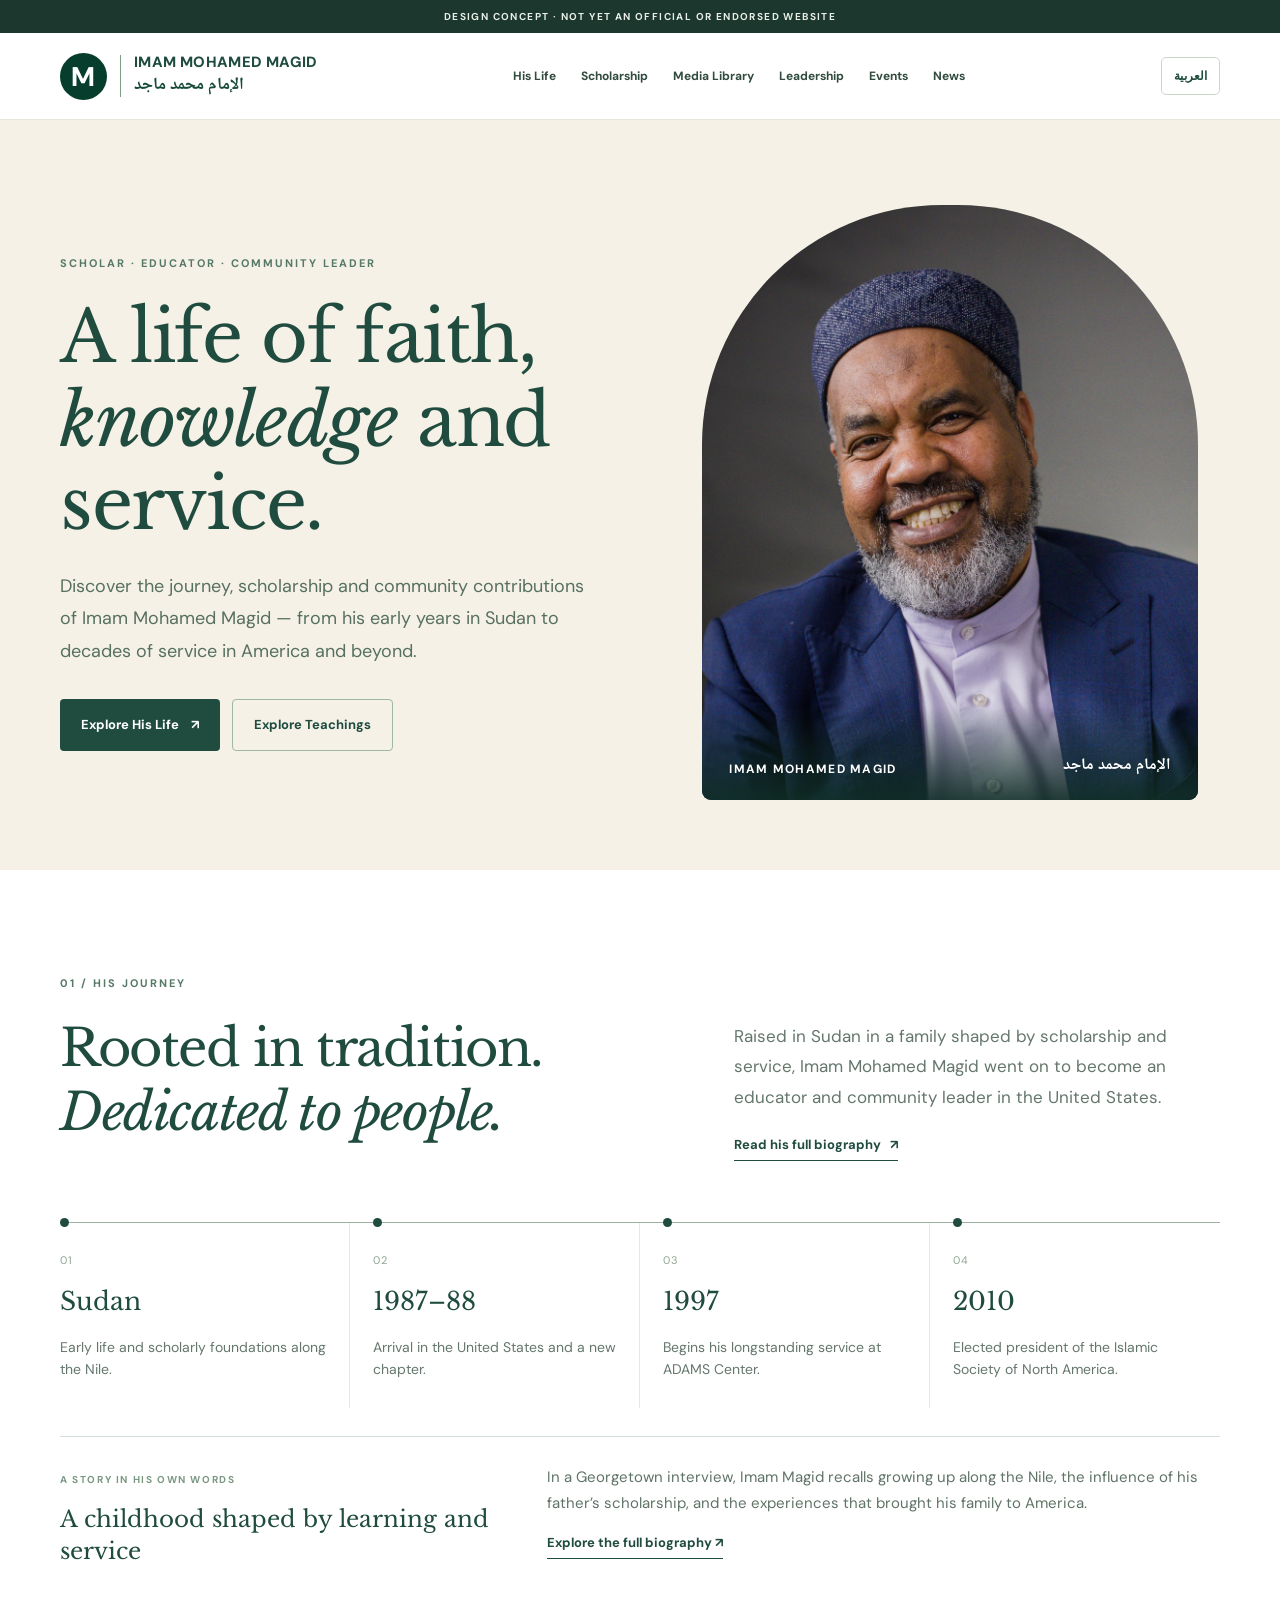
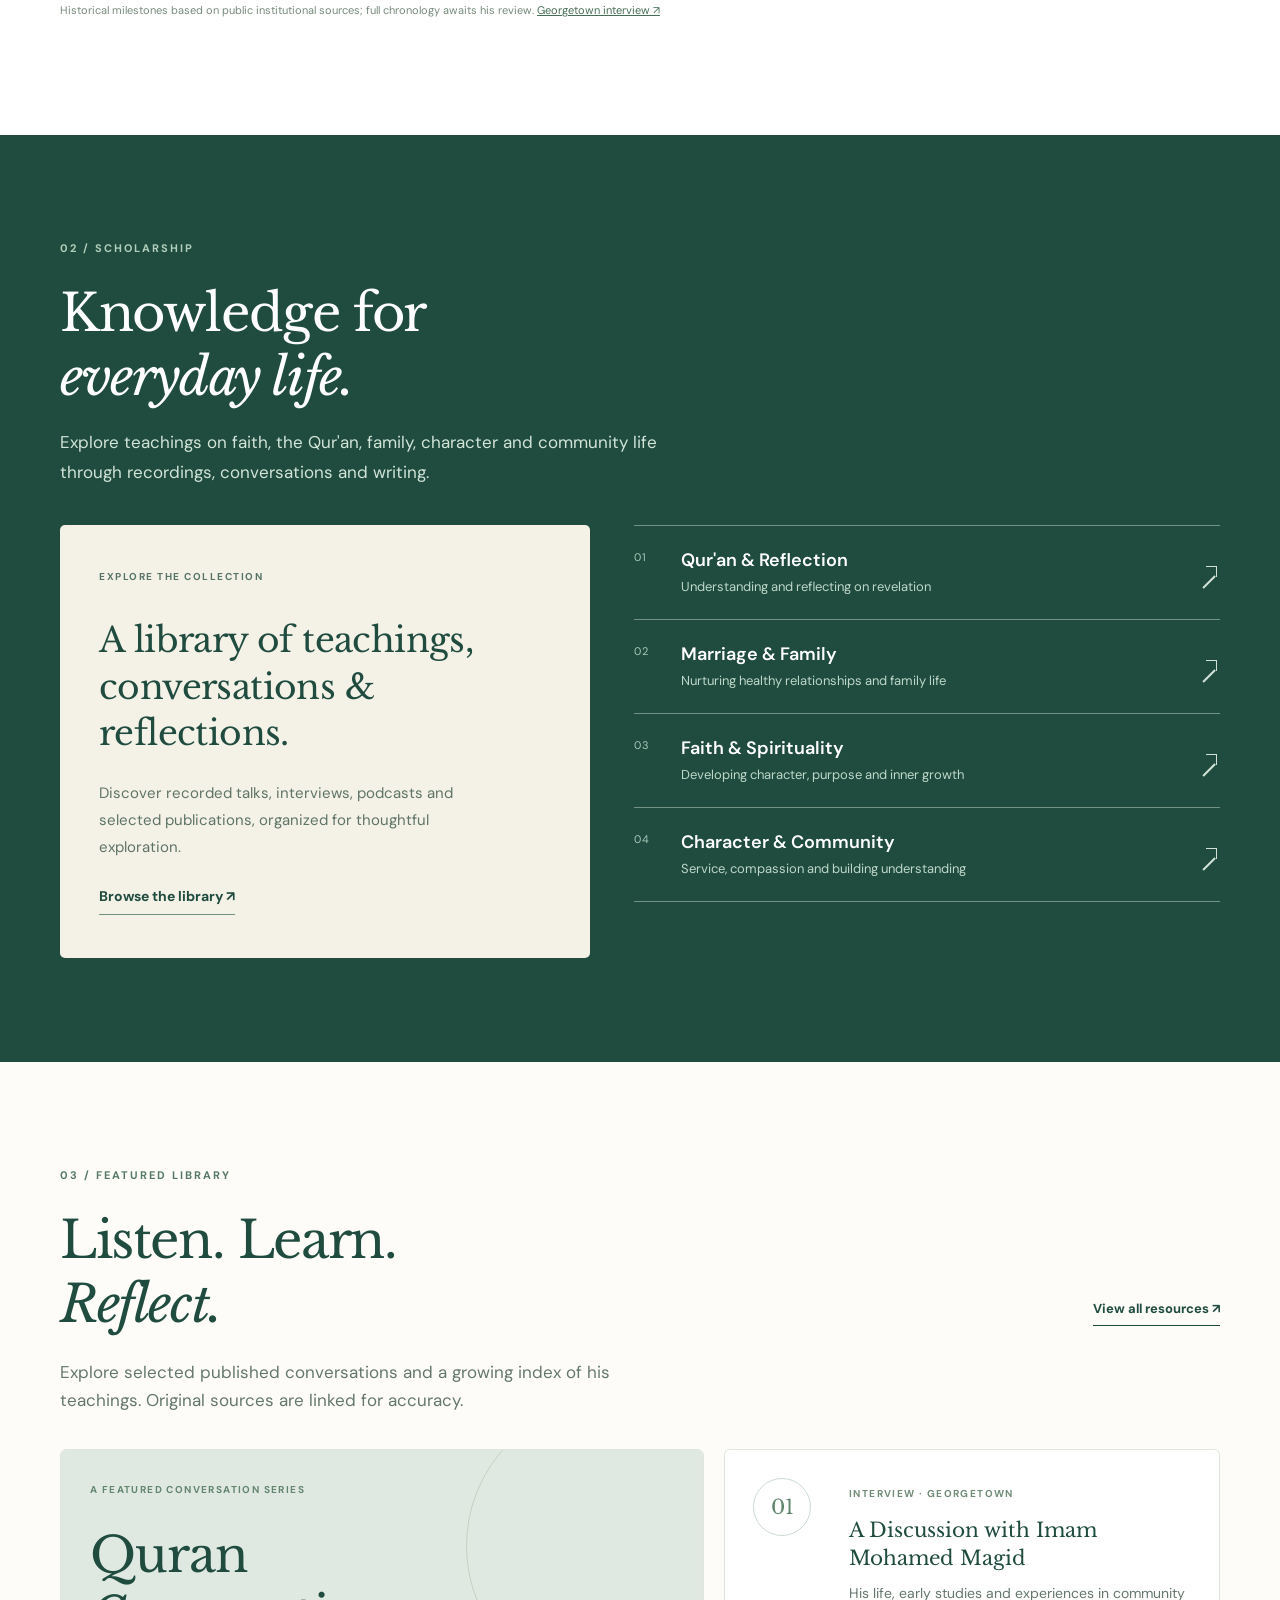
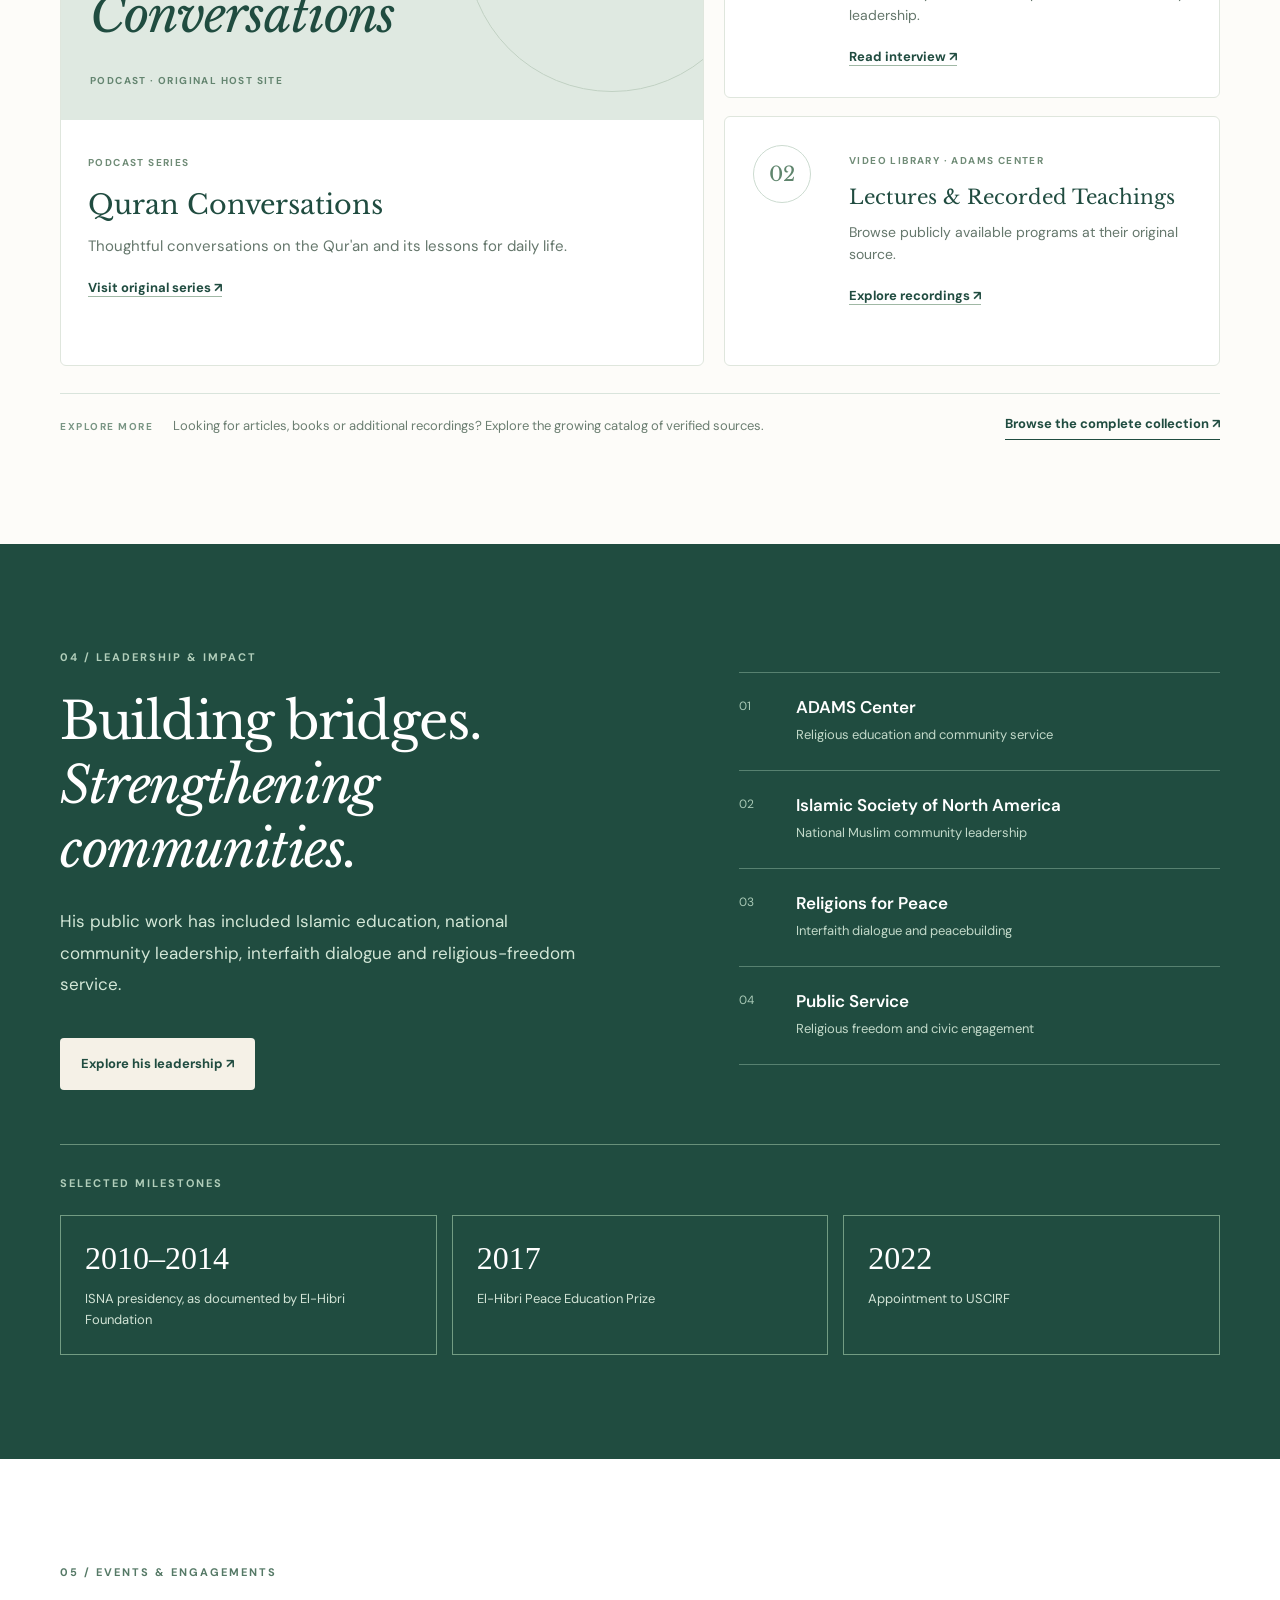
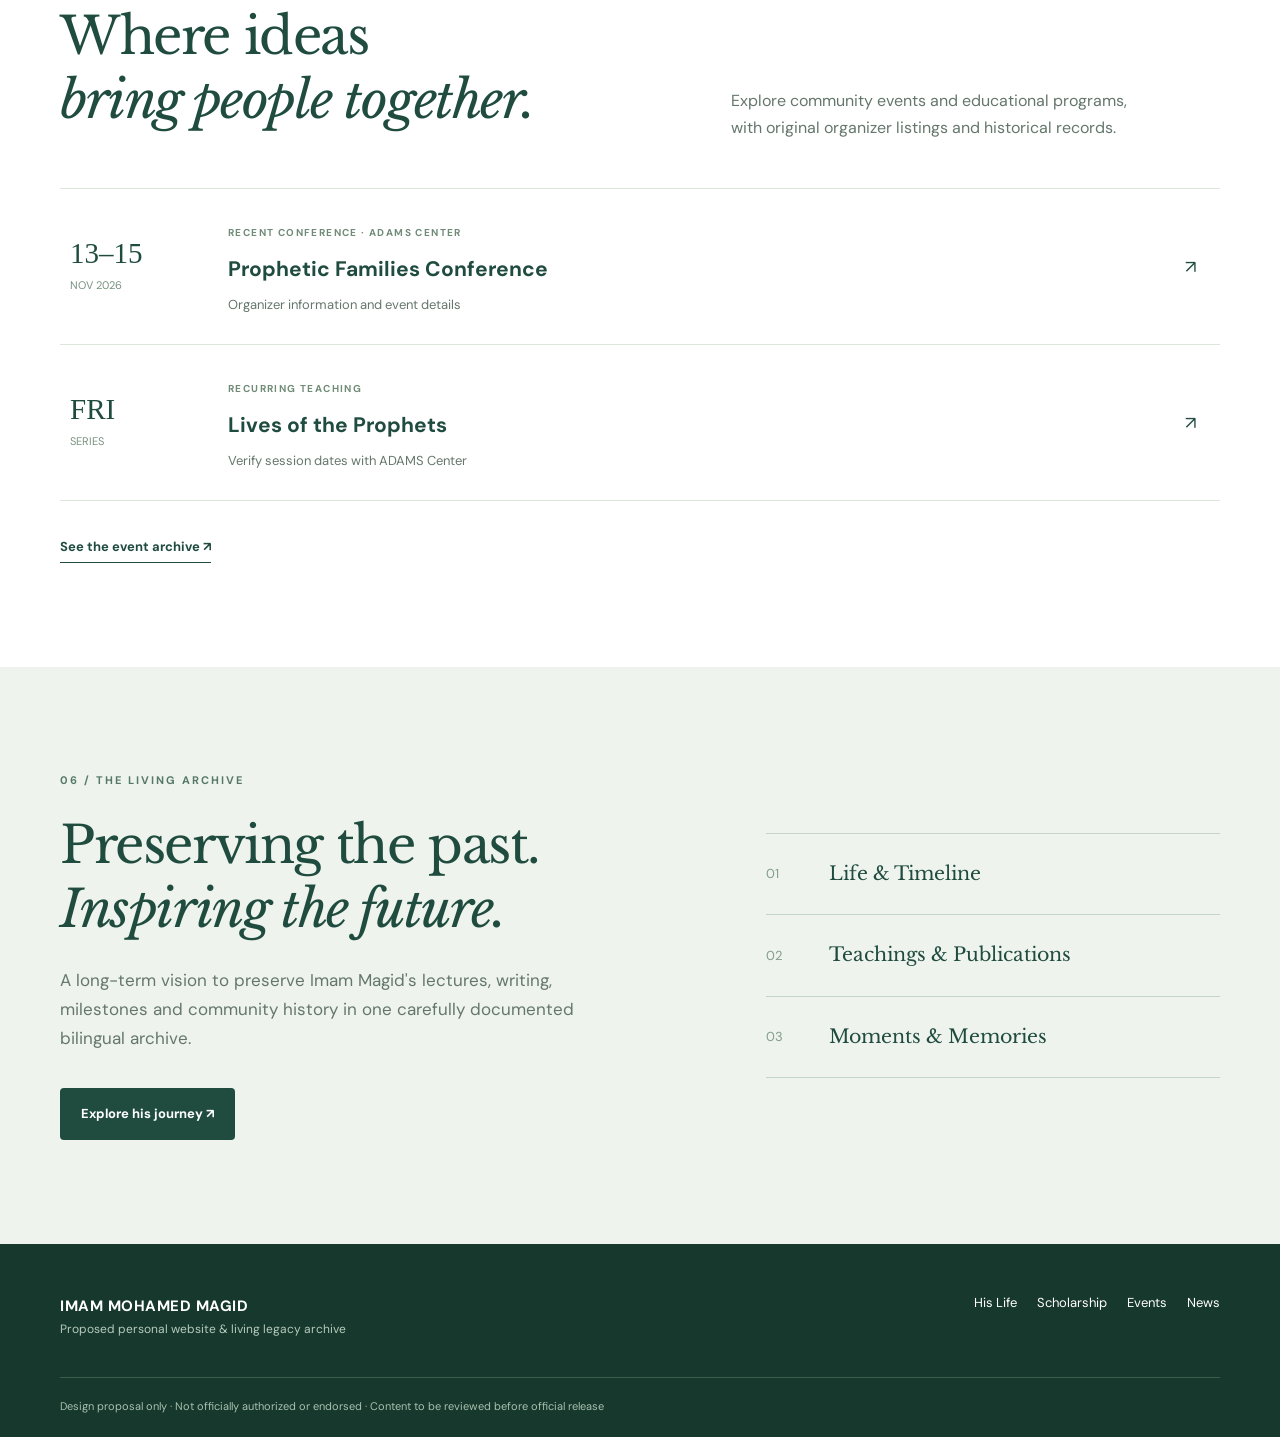
<file: index.html>
<!doctype html>
<html lang="en">
<head>
<meta charset="utf-8"><meta name="viewport" content="width=device-width,initial-scale=1">
<meta name="robots" content="noindex,nofollow">
<meta name="description" content="Proposal preview for the website and living legacy archive of Imam Mohamed Magid.">
<title>Imam Mohamed Magid | Faith · Knowledge · Service</title>
<link rel="preconnect" href="https://fonts.googleapis.com">
<link rel="preconnect" href="https://fonts.gstatic.com" crossorigin>
<link href="https://fonts.googleapis.com/css2?family=DM+Sans:wght@400;500;600;700&family=Libre+Baskerville:ital@0;1&family=Noto+Naskh+Arabic:wght@400;600;700&display=swap" rel="stylesheet">
<link rel="stylesheet" href="homepage-v5.css">
</head>
<body>
<div class="proposal">DESIGN CONCEPT · NOT YET AN OFFICIAL OR ENDORSED WEBSITE</div>
<header class="header"><div class="container nav">
<a class="brand" href="#home" aria-label="Return to homepage"><span class="brand-emblem" aria-hidden="true">M</span><span class="brand-divider" aria-hidden="true"></span><span class="brand-wordmark"><strong>IMAM MOHAMED MAGID</strong><small lang="ar" dir="rtl">الإمام محمد ماجد</small></span></a>
<nav id="nav" aria-label="Main navigation">
<a href="biography.html" data-i="navLife">His Life</a><a href="resources.html" data-i="navTeachings">Scholarship</a>
<a href="resources.html" data-i="navMedia">Media Library</a><a href="#leadership" data-i="navImpact">Leadership</a>
<a href="events.html" data-i="navEvents">Events</a><a href="news.html">News</a>
</nav>
<div class="nav-actions"><button type="button" id="lang" aria-label="Switch language">العربية</button><button id="menu" aria-label="Toggle menu" aria-expanded="false">☰</button></div>
</div></header>
<main id="home">
<section class="hero"><div class="container hero-layout">
<div class="hero-copy">
<div class="eyebrow" data-i="eyebrow">SCHOLAR · EDUCATOR · COMMUNITY LEADER</div>
<h1 data-i="heroTitle">A life of faith, <em>knowledge</em> and service.</h1>
<p class="hero-description" data-i="heroText">Discover the journey, scholarship and community contributions of Imam Mohamed Magid — from his early years in Sudan to decades of service in America and beyond.</p>
<div class="hero-actions"><a class="btn btn-primary" href="biography.html" data-i="journeyBtn">Explore His Life <span aria-hidden="true">↗︎</span></a><a class="btn btn-outline" href="resources.html" data-i="teachingsBtn">Explore Teachings</a></div>
</div>
<div class="hero-photo"><img src="assets/imam-magid-portrait.JPG" alt="Portrait of Imam Mohamed Magid" width="1102" height="1376" fetchpriority="high"><div class="photo-tag">IMAM MOHAMED MAGID <span>الإمام محمد ماجد</span></div></div>
</div></section>


<section class="section journey" id="about"><div class="container">
<div class="section-intro"><div><span class="eyebrow" data-i="storyOverline">01 / HIS JOURNEY</span><h2 data-i="storyTitle">Rooted in tradition.<br><em>Dedicated to people.</em></h2></div><div class="intro-aside"><p data-i="storyCopy">Raised in Sudan in a family shaped by scholarship and service, Imam Mohamed Magid went on to become an educator and community leader in the United States.</p><a class="text-link" href="biography.html" data-i="storyLink">Read his full biography <span aria-hidden="true">↗︎</span></a></div></div>
<div class="timeline"><div class="timeline-track">
<article class="moment"><span class="moment-no">01</span><strong data-i="sudan">Sudan</strong><p data-i="sudanDesc">Early life and scholarly foundations along the Nile.</p></article>
<article class="moment"><span class="moment-no">02</span><strong>1987–88</strong><p data-i="americaDesc">Arrival in the United States and a new chapter.</p></article>
<article class="moment"><span class="moment-no">03</span><strong>1997</strong><p data-i="adamsDesc">Begins his longstanding service at ADAMS Center.</p></article>
<article class="moment"><span class="moment-no">04</span><strong>2010</strong><p data-i="isnaDesc">Elected president of the Islamic Society of North America.</p></article>
</div></div><div class="journey-note"><div><span class="journey-note-eyebrow" data-i="journeyNoteTag">A STORY IN HIS OWN WORDS</span><h3 data-i="journeyNoteTitle">A childhood shaped by learning and service</h3></div><div><p data-i="journeyNoteText">In a Georgetown interview, Imam Magid recalls growing up along the Nile, the influence of his father’s scholarship, and the experiences that brought his family to America.</p><a class="text-link" href="biography.html" data-i="journeyNoteLink">Explore the full biography ↗︎</a></div></div>
<p class="source-note">Historical milestones based on public institutional sources; full chronology awaits his review. <a href="https://berkleycenter.georgetown.edu/interviews/a-discussion-with-imam-mohamed-magid-executive-imam-of-all-dulles-area-muslim-society-center" target="_blank" rel="noopener noreferrer">Georgetown interview ↗︎</a></p>
</div></section>

<section class="section teachings teachings-refined" id="teachings"><div class="container">
<div class="scholarship-head"><span class="eyebrow eyebrow-light" data-i="teachingOverline">02 / SCHOLARSHIP</span><h2 data-i="teachingTitle">Knowledge for<br><em>everyday life.</em></h2><p data-i="teachingIntro">Explore teachings on faith, the Qur'an, family, character and community life through recordings, conversations and writing.</p></div>
<div class="scholarship-content">
<a class="scholarship-feature" href="resources.html"><span class="scholarship-feature-label" data-i="scholarFeatureLabel">EXPLORE THE COLLECTION</span><span class="scholarship-feature-title" data-i="scholarFeatureTitle">A library of teachings,<br>conversations & reflections.</span><span class="scholarship-feature-description" data-i="scholarFeatureDesc">Discover recorded talks, interviews, podcasts and selected publications, organized for thoughtful exploration.</span><span class="scholarship-feature-action" data-i="scholarFeatureAction">Browse the library <span aria-hidden="true">↗︎</span></span></a>
<div class="scholarship-topics" aria-label="Teaching themes">
<a href="resources.html?topic=quran" class="scholarship-row"><span class="scholarship-number">01</span><span class="scholarship-row-text"><strong data-i="topic1">Qur'an & Reflection</strong><small data-i="topicDetail1">Understanding and reflecting on revelation</small></span><span class="scholarship-chevron" aria-hidden="true"></span></a>
<a href="resources.html?topic=family" class="scholarship-row"><span class="scholarship-number">02</span><span class="scholarship-row-text"><strong data-i="topic2">Marriage & Family</strong><small data-i="topicDetail2">Nurturing healthy relationships and family life</small></span><span class="scholarship-chevron" aria-hidden="true"></span></a>
<a href="resources.html?topic=spirituality" class="scholarship-row"><span class="scholarship-number">03</span><span class="scholarship-row-text"><strong data-i="topic3">Faith & Spirituality</strong><small data-i="topicDetail3">Developing character, purpose and inner growth</small></span><span class="scholarship-chevron" aria-hidden="true"></span></a>
<a href="resources.html?topic=community" class="scholarship-row"><span class="scholarship-number">04</span><span class="scholarship-row-text"><strong data-i="topic4">Character & Community</strong><small data-i="topicDetail4">Service, compassion and building understanding</small></span><span class="scholarship-chevron" aria-hidden="true"></span></a>
</div></div></div></section>

<section class="section media" id="media"><div class="container">
<div class="media-header"><div><span class="eyebrow" data-i="mediaOverline">03 / FEATURED LIBRARY</span><h2 data-i="mediaTitle">Listen. Learn.<br><em>Reflect.</em></h2></div><a href="resources.html" class="text-link media-all">View all resources ↗︎</a></div>
<p class="media-lead" data-i="mediaIntro">Explore selected published conversations and a growing index of his teachings. Original sources are linked for accuracy.</p>
<div class="feature-grid">
<a class="feature-card feature-primary" href="https://www.daliamogahed.com/podcast" target="_blank" rel="noopener noreferrer"><div class="feature-art"><span class="feature-art-kicker" data-i="mediaVisualTag">A FEATURED CONVERSATION SERIES</span><strong>Quran<br><em>Conversations</em></strong><span class="feature-art-footer" data-i="mediaVisualFoot">PODCAST · ORIGINAL HOST SITE</span></div><div class="feature-info"><span class="content-type">PODCAST SERIES</span><h3>Quran Conversations</h3><p>Thoughtful conversations on the Qur'an and its lessons for daily life.</p><span class="feature-open">Visit original series ↗︎</span></div></a>
<div class="feature-side"><a class="side-card" href="https://berkleycenter.georgetown.edu/interviews/a-discussion-with-imam-mohamed-magid-executive-imam-of-all-dulles-area-muslim-society-center" target="_blank" rel="noopener noreferrer"><span class="side-index">01</span><div><span class="content-type">INTERVIEW · GEORGETOWN</span><h3>A Discussion with Imam Mohamed Magid</h3><p>His life, early studies and experiences in community leadership.</p><span class="feature-open">Read interview ↗︎</span></div></a>
<a class="side-card" href="https://adamscenter.org/live-tv/" target="_blank" rel="noopener noreferrer"><span class="side-index">02</span><div><span class="content-type">VIDEO LIBRARY · ADAMS CENTER</span><h3>Lectures & Recorded Teachings</h3><p>Browse publicly available programs at their original source.</p><span class="feature-open">Explore recordings ↗︎</span></div></a></div></div>
<div class="media-library-link"><span data-i="mediaMoreLabel">EXPLORE MORE</span><p data-i="mediaMoreText">Looking for articles, books or additional recordings? Explore the growing catalog of verified sources.</p><a class="text-link" href="resources.html" data-i="mediaMoreAction">Browse the complete collection ↗︎</a></div></div></section>

<section class="section leadership" id="leadership"><div class="container leadership-layout"><div><span class="eyebrow eyebrow-light" data-i="impactOverline">04 / LEADERSHIP & IMPACT</span><h2 data-i="impactTitle">Building bridges.<br><em>Strengthening communities.</em></h2><p data-i="impactText">His public work has included Islamic education, national community leadership, interfaith dialogue and religious-freedom service.</p><a class="btn btn-cream" href="https://www.rfp.org/leadership_member/imam-mohamed-magid/" target="_blank" rel="noopener noreferrer" data-i="impactBtn">Explore his leadership ↗︎</a></div><div class="leadership-list"><div><span>01</span><div><strong>ADAMS Center</strong><small>Religious education and community service</small></div></div><div><span>02</span><div><strong>Islamic Society of North America</strong><small>National Muslim community leadership</small></div></div><div><span>03</span><div><strong>Religions for Peace</strong><small>Interfaith dialogue and peacebuilding</small></div></div><div><span>04</span><div><strong>Public Service</strong><small>Religious freedom and civic engagement</small></div></div></div><div class="impact-evidence"><span class="eyebrow eyebrow-light" data-i="impactEvidenceTag">SELECTED MILESTONES</span><div class="impact-evidence-grid"><a href="https://www.elhibrifoundation.org/board-of-trustees/mohamed-magid" target="_blank" rel="noopener noreferrer"><strong>2010–2014</strong><span data-i="impactEvidence1">ISNA presidency, as documented by El-Hibri Foundation</span></a><a href="https://www.iclrs.org/blurb/mohamed-hag-magid/" target="_blank" rel="noopener noreferrer"><strong>2017</strong><span data-i="impactEvidence2">El-Hibri Peace Education Prize</span></a><a href="https://www.uscirf.gov/release-statements/uscirf-welcomes-president-joe-bidens-appointment-mohamed-hag-magid-us-commission" target="_blank" rel="noopener noreferrer"><strong>2022</strong><span data-i="impactEvidence3">Appointment to USCIRF</span></a></div></div></div></section>

<section class="section events" id="events"><div class="container">
<div class="events-top"><div><span class="eyebrow" data-i="eventOverline">05 / EVENTS & ENGAGEMENTS</span><h2 data-i="eventTitle">Where ideas<br><em>bring people together.</em></h2></div><p data-i="eventText">Explore community events and educational programs, with original organizer listings and historical records.</p></div>
<div class="event-items"><a href="https://adamscenter.org/event/prophetic-families-conference-2026-pre-registration/" class="event-item" target="_blank" rel="noopener noreferrer"><div class="event-date"><strong>13–15</strong><span>NOV 2026</span></div><div><span class="content-type" data-i="pastConference">RECENT CONFERENCE · ADAMS CENTER</span><h3>Prophetic Families Conference</h3><p>Organizer information and event details</p></div><span class="event-arrow">↗︎</span></a>
<a href="https://adamscenter.org/event/lives-of-the-prophets-weekly-revival-with-imam-mohamed-magid/" class="event-item" target="_blank" rel="noopener noreferrer"><div class="event-date"><strong>FRI</strong><span>SERIES</span></div><div><span class="content-type">RECURRING TEACHING</span><h3>Lives of the Prophets</h3><p>Verify session dates with ADAMS Center</p></div><span class="event-arrow">↗︎</span></a></div>
<a href="events.html" class="text-link">See the event archive ↗︎</a>
</div></section>

<section class="legacy section" id="archive"><div class="container legacy-layout"><div><span class="eyebrow" data-i="archiveOverline">06 / THE LIVING ARCHIVE</span><h2 data-i="archiveTitle">Preserving the past.<br><em>Inspiring the future.</em></h2><p data-i="archiveText">A long-term vision to preserve Imam Magid's lectures, writing, milestones and community history in one carefully documented bilingual archive.</p><a class="btn btn-primary" href="biography.html">Explore his journey ↗︎</a></div><div class="legacy-list"><div><span>01</span><strong data-i="archive1">Life & Timeline</strong></div><div><span>02</span><strong data-i="archive2">Teachings & Publications</strong></div><div><span>03</span><strong data-i="archive3">Moments & Memories</strong></div></div></div></section>


</main>
<footer><div class="container footer-grid"><div><strong>IMAM MOHAMED MAGID</strong><p>Proposed personal website & living legacy archive</p></div><div class="footer-links"><a href="biography.html">His Life</a><a href="resources.html">Scholarship</a><a href="events.html">Events</a><a href="news.html">News</a></div></div><div class="container footer-bottom">Design proposal only · Not officially authorized or endorsed · Content to be reviewed before official release</div></footer>
<script src="script.js"></script>
<script src="site-locale.js"></script></body></html>
</file>
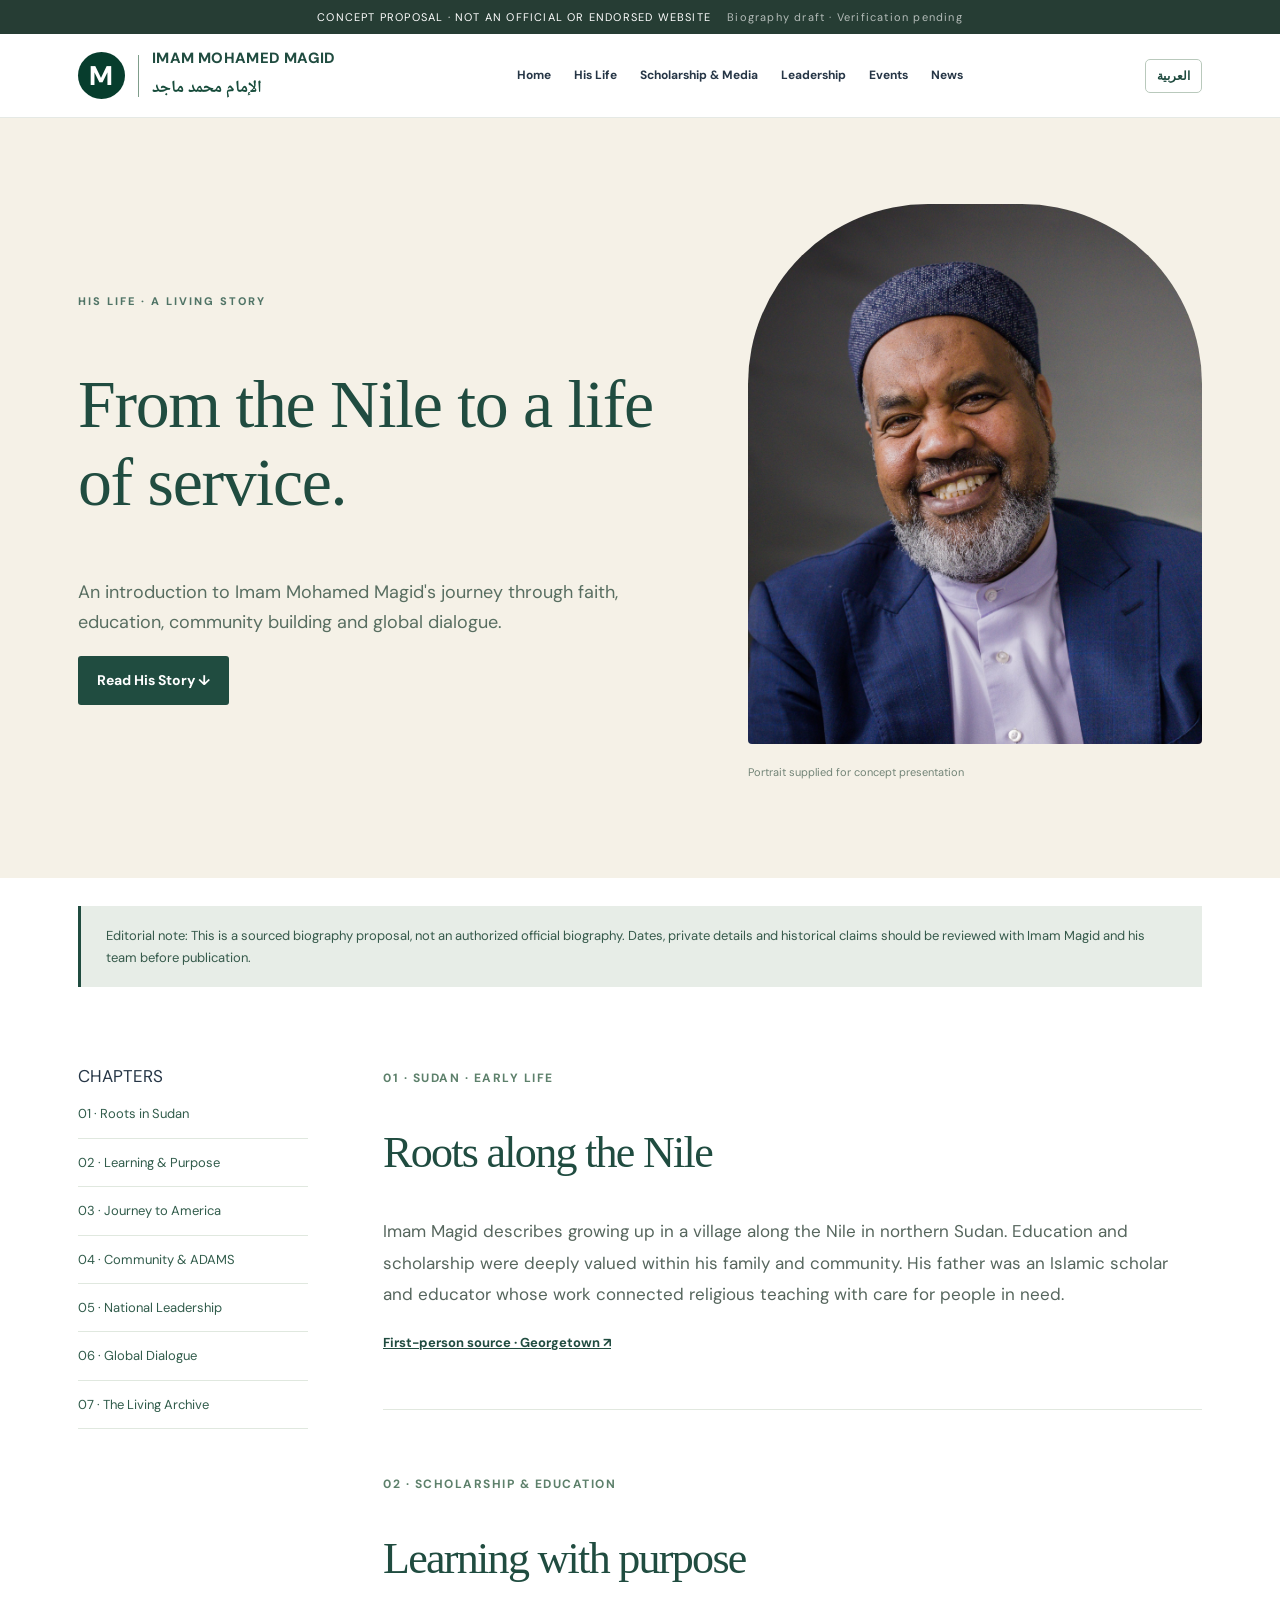
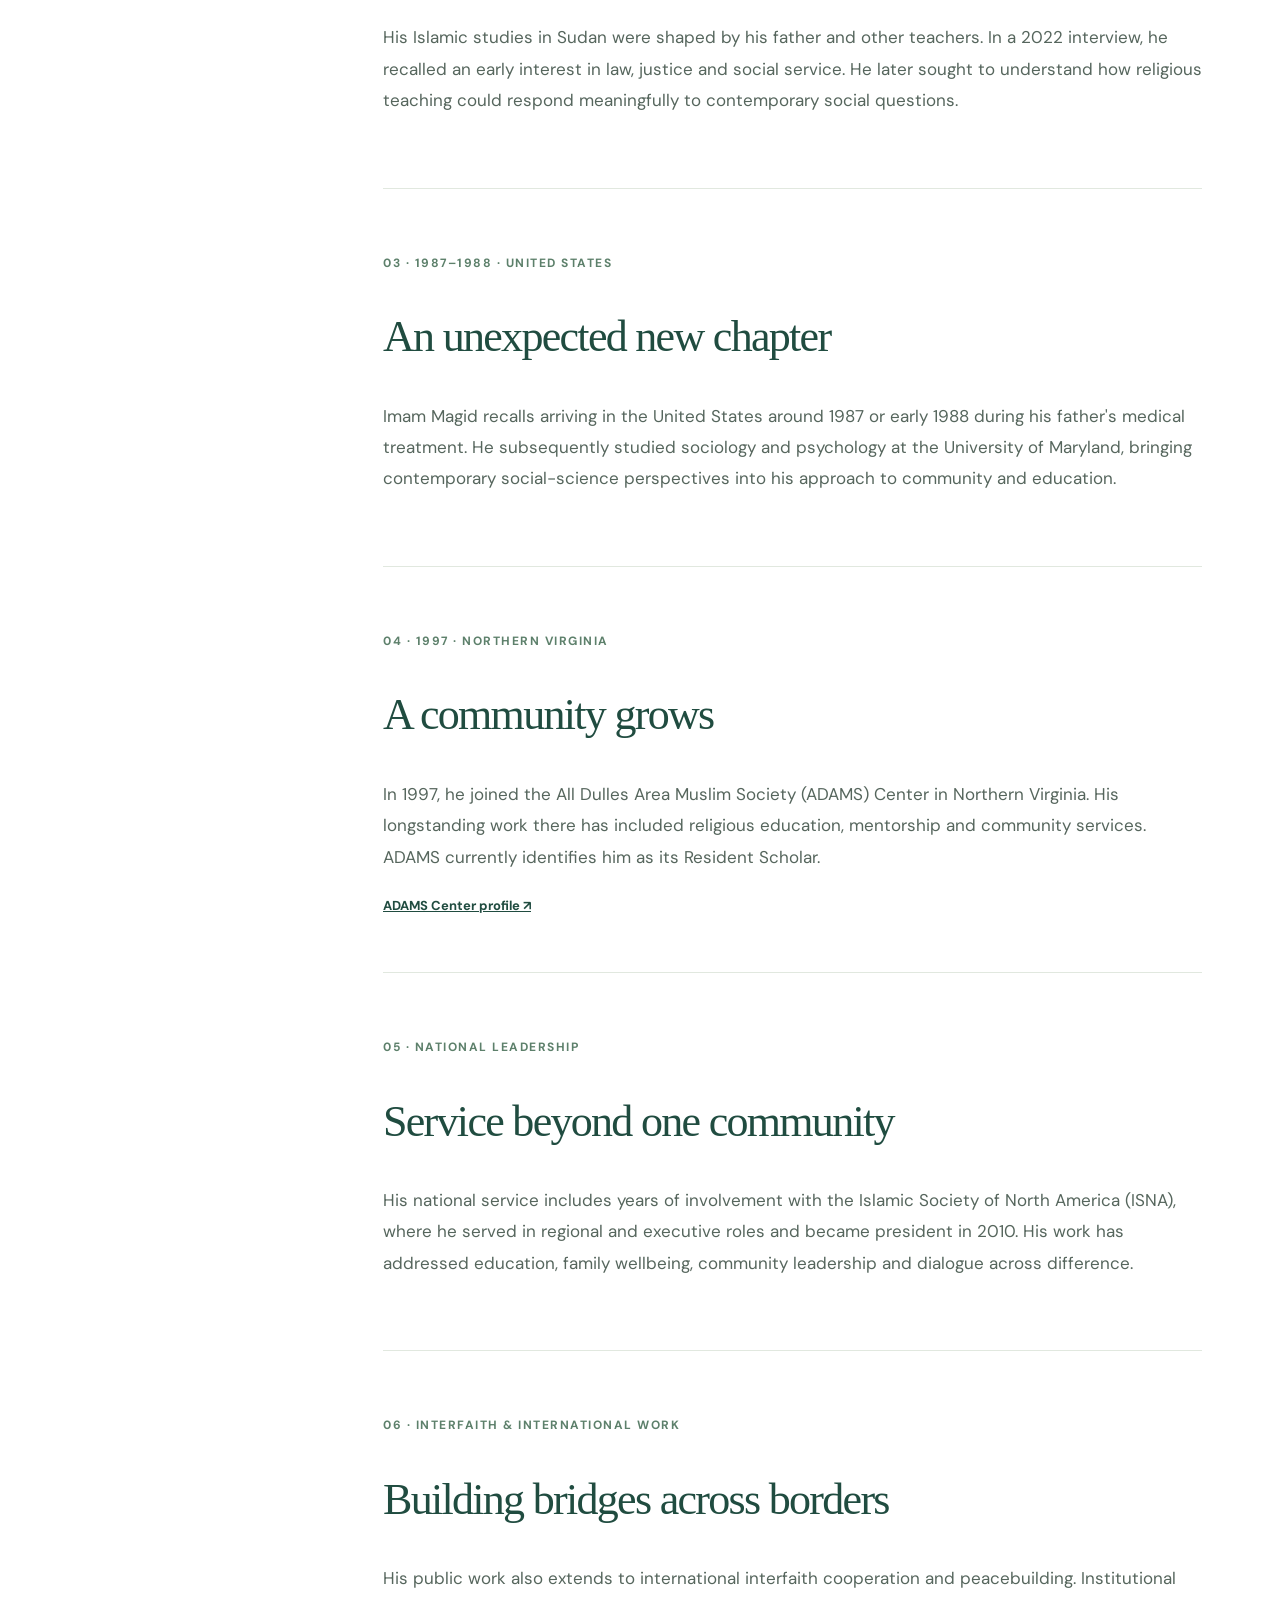
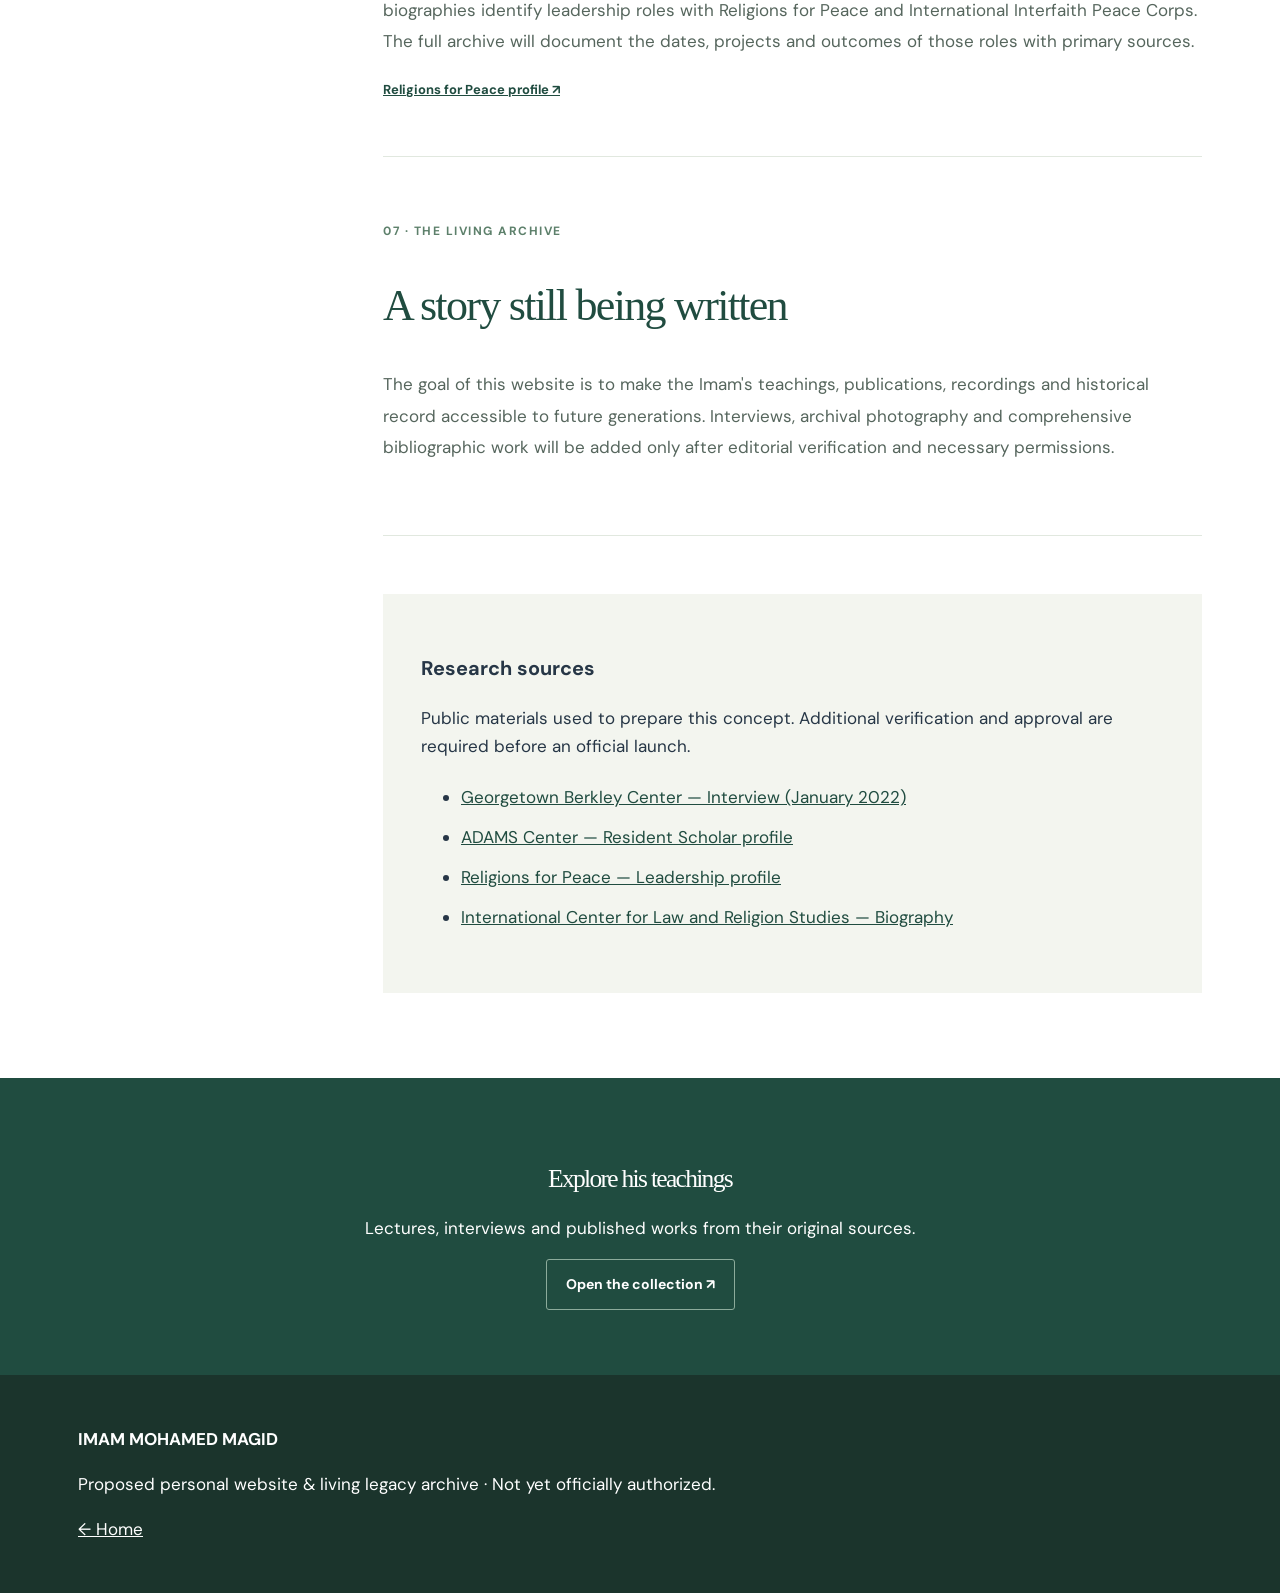
<file: biography.html>
<!doctype html><html lang="en"><head><meta charset="utf-8"><meta name="viewport" content="width=device-width,initial-scale=1"><meta name="robots" content="noindex,nofollow"><meta name="description" content="Research-backed biography preview for Imam Mohamed Magid"><title>His Life | Imam Mohamed Magid — Concept</title><link href="https://fonts.googleapis.com/css2?family=DM+Sans:wght@400;500;600;700&family=Noto+Naskh+Arabic:wght@400;700&display=swap" rel="stylesheet"><link rel="stylesheet" href="styles.css"><style>.bio-hero{background:#f5f1e7;padding:86px 0}.bio-hero-grid{display:grid;grid-template-columns:1.15fr .85fr;gap:56px;align-items:center}.bio-hero h1{font:normal clamp(44px,5.3vw,74px)/1.15 Georgia,serif;letter-spacing:-1.3px;color:#204c40}.bio-hero p{font-size:18px;color:#586e61;max-width:620px}.bio-photo{width:100%;max-height:540px;object-fit:cover;object-position:center 22%;border-radius:180px 180px 4px 4px}.bio-notice{background:#e7ede7;padding:19px 25px;font-size:13px;color:#35594a;border-left:3px solid #204c40}.bio-content{display:grid;grid-template-columns:230px 1fr;gap:75px;padding-top:75px;padding-bottom:85px}.bio-index{position:sticky;top:112px;align-self:start}.bio-index a{display:block;border-bottom:1px solid #e0e8df;padding:13px 0;text-decoration:none;font-size:13px;color:#315c4b}.bio-chapter{padding:0 0 54px;margin:0 0 58px;border-bottom:1px solid #e1e8df;scroll-margin-top:110px}.bio-chapter h2{font:normal clamp(31px,3.5vw,44px)/1.2 Georgia,serif;color:#204c40}.bio-chapter p{color:#56665d;font-size:17px;line-height:1.85}.bio-era{font-size:12px;font-weight:700;color:#5d806b;letter-spacing:1.5px}.bio-link{font-size:13px;font-weight:700;color:#204c40}.bio-sources{background:#f3f5ef;padding:38px;margin-top:50px}.bio-sources li{padding:6px 0}.bio-sources a{color:#204c40}.bio-cta{background:#204c40;color:#fff;padding:65px 25px;text-align:center}.bio-cta h2{color:white}html[dir=rtl] .bio-content{direction:rtl}html[dir=rtl] .bio-hero h1,html[dir=rtl] .bio-chapter h2{font-family:'Noto Naskh Arabic',serif;line-height:1.5}html[dir=rtl] .bio-notice{border-left:0;border-right:3px solid #204c40}@media(max-width:780px){.bio-hero-grid,.bio-content{grid-template-columns:1fr;gap:25px}.bio-hero{padding:45px 0}.bio-photo{max-height:410px}.bio-index{position:static;display:flex;overflow-x:auto;gap:18px}.bio-index a{white-space:nowrap}.bio-content{padding-top:35px}}</style></head><body><div class="proposal">CONCEPT PROPOSAL · NOT AN OFFICIAL OR ENDORSED WEBSITE <span>Biography draft · Verification pending</span></div><header class="header"><div class="wrap nav"><a href="index.html" class="brand"><span class="brand-emblem" aria-hidden="true">M</span><span class="brand-divider" aria-hidden="true"></span><span class="brand-wordmark"><strong>IMAM MOHAMED MAGID</strong><small lang="ar" dir="rtl">الإمام محمد ماجد</small></span></a><nav id="nav"><a href="index.html">Home</a><a href="biography.html">His Life</a><a href="resources.html">Scholarship & Media</a><a href="index.html#leadership">Leadership</a><a href="events.html">Events</a><a href="news.html">News</a></nav><div class="nav-actions"><button id="bio-lang" aria-label="Switch language">العربية</button><button id="menu" aria-label="Toggle menu">☰</button></div></div></header>
<main><section class="bio-hero"><div class="wrap bio-hero-grid"><div><div class="eyebrow">HIS LIFE · A LIVING STORY</div><h1 data-en="From the Nile to a life of service." data-ar="من ضفاف النيل إلى مسيرة من العطاء">From the Nile to a life of service.</h1><p data-en="An introduction to Imam Mohamed Magid's journey through faith, education, community building and global dialogue." data-ar="مدخل إلى مسيرة الإمام محمد ماجد في العلم والإيمان وبناء المجتمع والحوار العالمي.">An introduction to Imam Mohamed Magid's journey through faith, education, community building and global dialogue.</p><a class="button primary" href="#roots" data-en="Read His Story ↓" data-ar="اقرأ سيرته ↓">Read His Story ↓</a></div><div><img class="bio-photo" src="assets/imam-magid-portrait.JPG" alt="Imam Mohamed Magid portrait"><p style="font-size:11px;color:#728477">Portrait supplied for concept presentation</p></div></div></section>
<div class="wrap" style="padding-top:28px"><div class="bio-notice" data-en="Editorial note: This is a sourced biography proposal, not an authorized official biography. Dates, private details and historical claims should be reviewed with Imam Magid and his team before publication." data-ar="ملاحظة تحريرية: هذه سيرة أولية مستندة إلى مصادر منشورة وليست سيرة رسمية معتمدة. ينبغي مراجعة التواريخ والتفاصيل مع الإمام وفريقه قبل النشر.">Editorial note: This is a sourced biography proposal, not an authorized official biography. Dates, private details and historical claims should be reviewed with Imam Magid and his team before publication.</div></div>
<div class="wrap bio-content"><aside class="bio-index"><div class="overline">CHAPTERS</div><a href="#roots">01 · Roots in Sudan</a><a href="#education">02 · Learning & Purpose</a><a href="#america">03 · Journey to America</a><a href="#adams">04 · Community & ADAMS</a><a href="#leadership">05 · National Leadership</a><a href="#global">06 · Global Dialogue</a><a href="#legacy">07 · The Living Archive</a></aside><div>
<article class="bio-chapter" id="roots"><span class="bio-era">01 · SUDAN · EARLY LIFE</span><h2 data-en="Roots along the Nile" data-ar="الجذور على ضفاف النيل">Roots along the Nile</h2><p data-en="Imam Magid describes growing up in a village along the Nile in northern Sudan. Education and scholarship were deeply valued within his family and community. His father was an Islamic scholar and educator whose work connected religious teaching with care for people in need." data-ar="يروي الإمام ماجد نشأته في قرية على النيل في شمال السودان، حيث كان للعلم مكانة كبيرة في الأسرة والمجتمع. وكان والده عالماً ومربياً جمع بين التعليم الشرعي وخدمة المحتاجين.">Imam Magid describes growing up in a village along the Nile in northern Sudan. Education and scholarship were deeply valued within his family and community. His father was an Islamic scholar and educator whose work connected religious teaching with care for people in need.</p><a class="bio-link" href="https://berkleycenter.georgetown.edu/interviews/a-discussion-with-imam-mohamed-magid-executive-imam-of-all-dulles-area-muslim-society-center" target="_blank" rel="noopener">First-person source · Georgetown ↗︎</a></article>
<article class="bio-chapter" id="education"><span class="bio-era">02 · SCHOLARSHIP & EDUCATION</span><h2 data-en="Learning with purpose" data-ar="العلم من أجل خدمة الناس">Learning with purpose</h2><p data-en="His Islamic studies in Sudan were shaped by his father and other teachers. In a 2022 interview, he recalled an early interest in law, justice and social service. He later sought to understand how religious teaching could respond meaningfully to contemporary social questions." data-ar="تشكّل تعليمه الإسلامي في السودان على يد والده ومعلمين آخرين. وفي حوار عام ٢٠٢٢ تحدث عن اهتمامه المبكر بالقانون والعدالة والعمل الاجتماعي، وعن أهمية ربط العلم بواقع الناس.">His Islamic studies in Sudan were shaped by his father and other teachers. In a 2022 interview, he recalled an early interest in law, justice and social service. He later sought to understand how religious teaching could respond meaningfully to contemporary social questions.</p></article>
<article class="bio-chapter" id="america"><span class="bio-era">03 · 1987–1988 · UNITED STATES</span><h2 data-en="An unexpected new chapter" data-ar="فصل جديد لم يكن متوقعاً">An unexpected new chapter</h2><p data-en="Imam Magid recalls arriving in the United States around 1987 or early 1988 during his father's medical treatment. He subsequently studied sociology and psychology at the University of Maryland, bringing contemporary social-science perspectives into his approach to community and education." data-ar="وصل الإمام ماجد إلى الولايات المتحدة نحو عام ١٩٨٧ أو مطلع ١٩٨٨ في سياق علاج والده. ثم درس علم الاجتماع وعلم النفس بجامعة ميريلاند، مستفيداً من العلوم الاجتماعية في فهم المجتمع والتعليم.">Imam Magid recalls arriving in the United States around 1987 or early 1988 during his father's medical treatment. He subsequently studied sociology and psychology at the University of Maryland, bringing contemporary social-science perspectives into his approach to community and education.</p></article>
<article class="bio-chapter" id="adams"><span class="bio-era">04 · 1997 · NORTHERN VIRGINIA</span><h2 data-en="A community grows" data-ar="مسيرة في بناء المجتمع">A community grows</h2><p data-en="In 1997, he joined the All Dulles Area Muslim Society (ADAMS) Center in Northern Virginia. His longstanding work there has included religious education, mentorship and community services. ADAMS currently identifies him as its Resident Scholar." data-ar="التحق الإمام ماجد بمركز آدامز في شمال فيرجينيا عام ١٩٩٧. وشملت مسيرته التعليم والإرشاد وخدمة المجتمع. ويقدمه المركز حالياً بصفته العالم المقيم.">In 1997, he joined the All Dulles Area Muslim Society (ADAMS) Center in Northern Virginia. His longstanding work there has included religious education, mentorship and community services. ADAMS currently identifies him as its Resident Scholar.</p><a class="bio-link" href="https://adamscenter.org/imam-mohamed-magid/" target="_blank" rel="noopener">ADAMS Center profile ↗︎</a></article>
<article class="bio-chapter" id="leadership"><span class="bio-era">05 · NATIONAL LEADERSHIP</span><h2 data-en="Service beyond one community" data-ar="عطاء يتجاوز حدود المجتمع المحلي">Service beyond one community</h2><p data-en="His national service includes years of involvement with the Islamic Society of North America (ISNA), where he served in regional and executive roles and became president in 2010. His work has addressed education, family wellbeing, community leadership and dialogue across difference." data-ar="شملت خدمته الوطنية سنوات من العمل مع الجمعية الإسلامية لأمريكا الشمالية، حيث تولى مناصب قيادية وانتخب رئيساً لها عام ٢٠١٠. وتناولت أعماله التعليم والأسرة والقيادة والحوار.">His national service includes years of involvement with the Islamic Society of North America (ISNA), where he served in regional and executive roles and became president in 2010. His work has addressed education, family wellbeing, community leadership and dialogue across difference.</p></article>
<article class="bio-chapter" id="global"><span class="bio-era">06 · INTERFAITH & INTERNATIONAL WORK</span><h2 data-en="Building bridges across borders" data-ar="بناء جسور التفاهم عبر الحدود">Building bridges across borders</h2><p data-en="His public work also extends to international interfaith cooperation and peacebuilding. Institutional biographies identify leadership roles with Religions for Peace and International Interfaith Peace Corps. The full archive will document the dates, projects and outcomes of those roles with primary sources." data-ar="امتد عمله إلى الحوار بين الأديان وبناء السلام على المستوى الدولي. وتشير السير المؤسسية إلى أدواره في منظمة أديان من أجل السلام وفيلق السلام بين الأديان، مع الحاجة إلى توثيق المشروعات وتواريخها.">His public work also extends to international interfaith cooperation and peacebuilding. Institutional biographies identify leadership roles with Religions for Peace and International Interfaith Peace Corps. The full archive will document the dates, projects and outcomes of those roles with primary sources.</p><a class="bio-link" href="https://www.rfp.org/leadership_member/imam-mohamed-magid/" target="_blank" rel="noopener">Religions for Peace profile ↗︎</a></article>
<article class="bio-chapter" id="legacy"><span class="bio-era">07 · THE LIVING ARCHIVE</span><h2 data-en="A story still being written" data-ar="مسيرة متواصلة">A story still being written</h2><p data-en="The goal of this website is to make the Imam's teachings, publications, recordings and historical record accessible to future generations. Interviews, archival photography and comprehensive bibliographic work will be added only after editorial verification and necessary permissions." data-ar="تهدف هذه المنصة المقترحة إلى إتاحة دروس الإمام ومؤلفاته وتسجيلاته وتاريخه للأجيال القادمة، مع إضافة المقابلات والصور والوثائق بعد التحقق والحصول على الأذونات اللازمة.">The goal of this website is to make the Imam's teachings, publications, recordings and historical record accessible to future generations. Interviews, archival photography and comprehensive bibliographic work will be added only after editorial verification and necessary permissions.</p></article>
<div class="bio-sources"><h3>Research sources</h3><p>Public materials used to prepare this concept. Additional verification and approval are required before an official launch.</p><ul><li><a href="https://berkleycenter.georgetown.edu/interviews/a-discussion-with-imam-mohamed-magid-executive-imam-of-all-dulles-area-muslim-society-center" target="_blank" rel="noopener">Georgetown Berkley Center — Interview (January 2022)</a></li><li><a href="https://adamscenter.org/imam-mohamed-magid/" target="_blank" rel="noopener">ADAMS Center — Resident Scholar profile</a></li><li><a href="https://www.rfp.org/leadership_member/imam-mohamed-magid/" target="_blank" rel="noopener">Religions for Peace — Leadership profile</a></li><li><a href="https://www.iclrs.org/blurb/mohamed-hag-magid/" target="_blank" rel="noopener">International Center for Law and Religion Studies — Biography</a></li></ul></div></div></div></main>
<section class="bio-cta"><div class="wrap"><h2>Explore his teachings</h2><p>Lectures, interviews and published works from their original sources.</p><a class="button secondary" style="color:white;border-color:#8cab9b" href="resources.html">Open the collection ↗︎</a></div></section><footer><div class="wrap"><strong>IMAM MOHAMED MAGID</strong><p>Proposed personal website & living legacy archive · Not yet officially authorized.</p><a href="index.html">← Home</a></div></footer><script>document.querySelector('#menu')?.addEventListener('click',()=>document.querySelector('#nav').classList.toggle('open'));let arabic=false;const original=new Map([...document.querySelectorAll('[data-en]')].map(el=>[el,el.textContent]));document.querySelector('#bio-lang').addEventListener('click',()=>{arabic=!arabic;document.documentElement.lang=arabic?'ar':'en';document.documentElement.dir=arabic?'rtl':'ltr';document.querySelector('#bio-lang').textContent=arabic?'English':'العربية';for(const [el,txt] of original)el.textContent=arabic?el.dataset.ar:txt;});</script><script src="site-locale.js"></script></body></html>
</file>
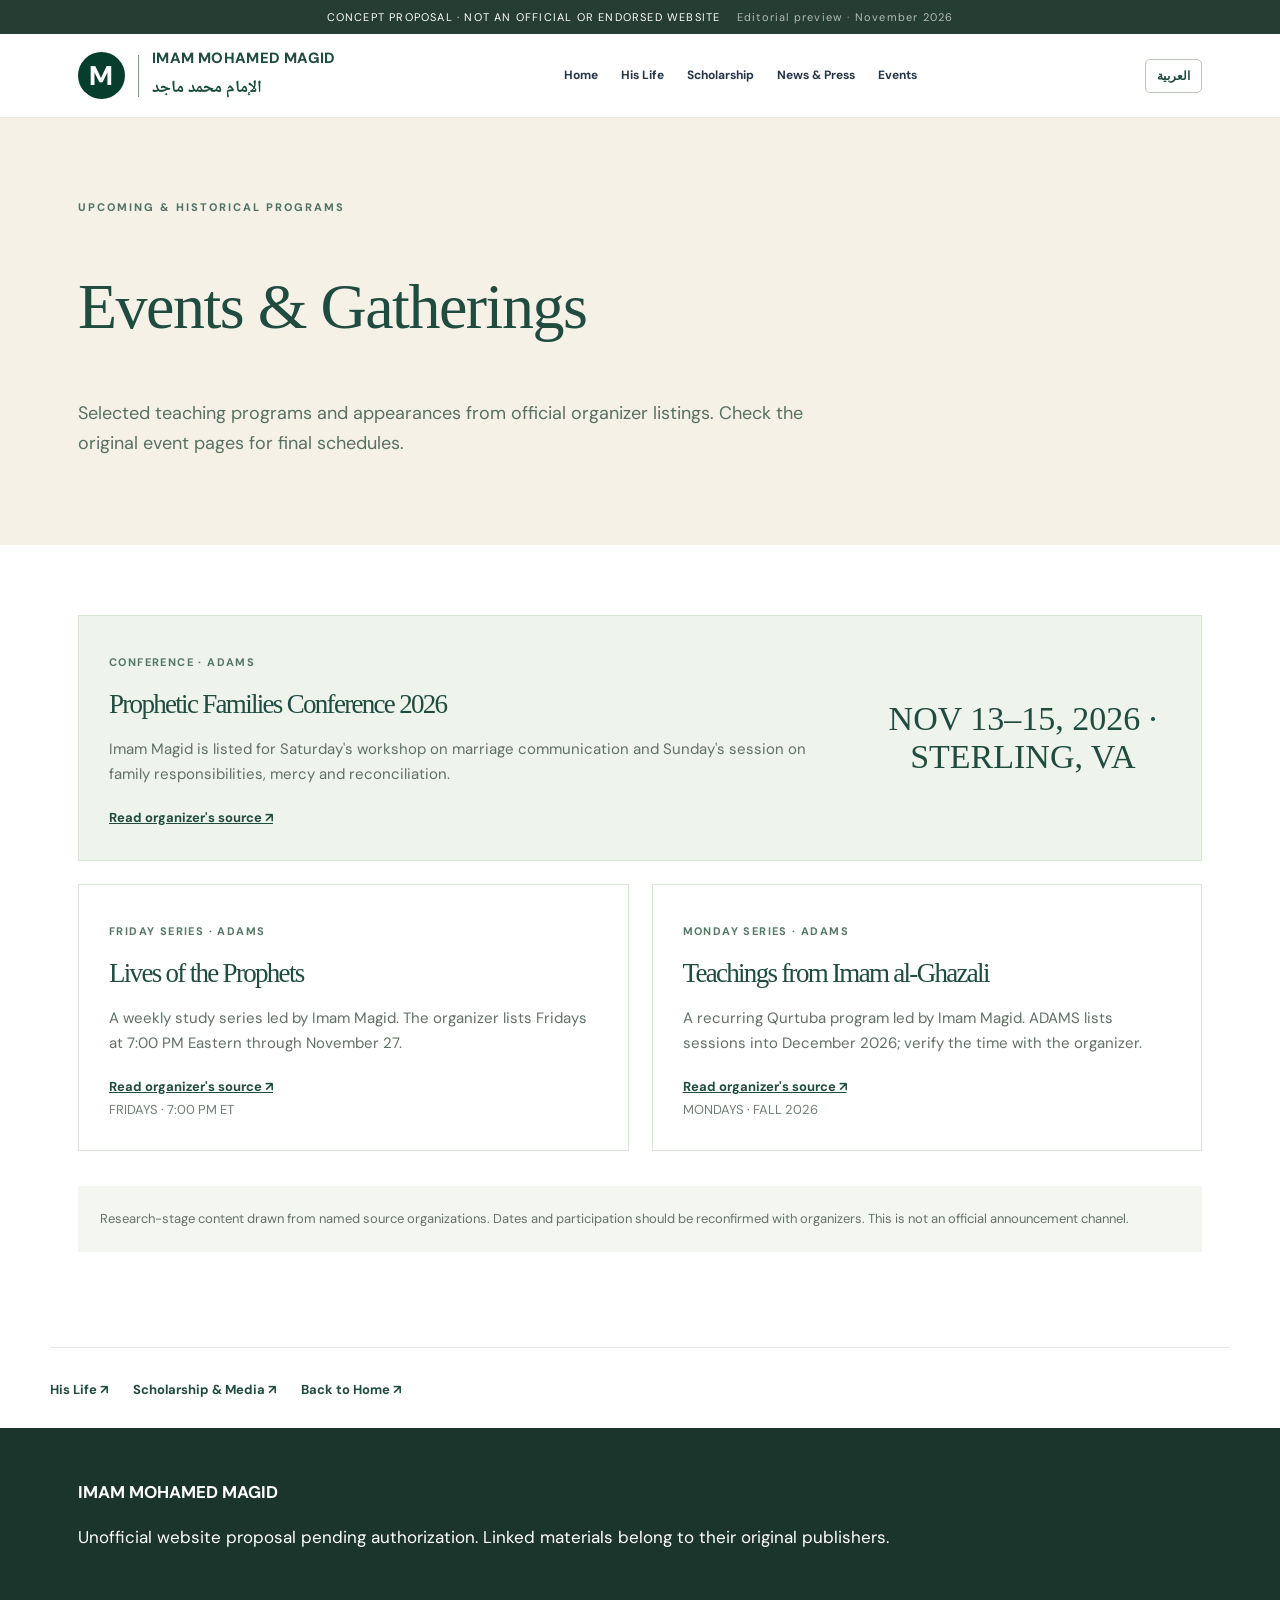
<file: events.html>
<!doctype html><html lang="en"><head><meta charset="utf-8"><meta name="viewport" content="width=device-width, initial-scale=1"><meta name="robots" content="noindex,nofollow"><title>Events & Gatherings — Imam Mohamed Magid | Concept</title><link href="https://fonts.googleapis.com/css2?family=DM+Sans:wght@400;500;600;700&family=Noto+Naskh+Arabic:wght@400;700&display=swap" rel="stylesheet"><link rel="stylesheet" href="styles.css"><style>.editorial-hero{background:#f5f1e7;padding:80px 0 68px}.editorial-hero h1{font:normal clamp(42px,5vw,68px)/1.2 Georgia,serif;letter-spacing:-1.5px;color:#204c40;max-width:850px}.editorial-hero p{font-size:18px;color:#587062;max-width:750px}.editorial-body{padding:70px 0 95px}.editorial-grid{display:grid;grid-template-columns:repeat(2,minmax(0,1fr));gap:23px}.editorial-card{padding:30px;border:1px solid #dae5da;background:#fff}.editorial-card .tag{font-size:11px;font-weight:700;letter-spacing:1.4px;color:#557765}.editorial-card h2{font:normal 27px/1.35 Georgia,serif;color:#204c40;margin:12px 0}.editorial-card p{font-size:15px;color:#607165}.editorial-card a{font-size:13px;font-weight:700;color:#204c40}.editorial-card .date{display:block;font-size:13px;color:#6e8075}.editorial-card.featured{grid-column:span 2;background:#eef3ec;display:grid;grid-template-columns:1fr .4fr;gap:25px}.editorial-card.featured .date{align-self:center;text-align:center;color:#204c40;font:34px Georgia}.editorial-note{margin-top:35px;padding:22px;background:#f4f6f1;color:#63736a;font-size:13px}.editorial-navigation{padding:26px 0;border-top:1px solid #e3e9e1}.editorial-navigation a{margin-right:25px;text-decoration:none;color:#204c40;font-weight:700;font-size:13px}html[dir=rtl] .editorial-hero h1,html[dir=rtl] .editorial-card h2{font-family:'Noto Naskh Arabic',serif;letter-spacing:0;line-height:1.6}html[dir=rtl] .editorial-body{text-align:right}@media(max-width:760px){.editorial-hero{padding:52px 0}.editorial-grid,.editorial-card.featured{grid-template-columns:1fr}.editorial-card.featured{grid-column:span 1}.editorial-card.featured .date{text-align:left}.editorial-body{padding:45px 0}}</style></head><body><div class="proposal">CONCEPT PROPOSAL · NOT AN OFFICIAL OR ENDORSED WEBSITE <span>Editorial preview · November 2026</span></div><header class="header"><div class="wrap nav"><a href="index.html" class="brand"><span class="brand-emblem" aria-hidden="true">M</span><span class="brand-divider" aria-hidden="true"></span><span class="brand-wordmark"><strong>IMAM MOHAMED MAGID</strong><small lang="ar" dir="rtl">الإمام محمد ماجد</small></span></a><nav id="nav"><a href="index.html">Home</a><a href="biography.html">His Life</a><a href="resources.html">Scholarship</a><a href="news.html">News & Press</a><a href="events.html">Events</a></nav><div class="nav-actions"><button id="page-lang">العربية</button><button id="menu" aria-label="Toggle navigation">☰</button></div></div></header><main><section class="editorial-hero"><div class="wrap"><div class="eyebrow">UPCOMING & HISTORICAL PROGRAMS</div><h1>Events & Gatherings</h1><p>Selected teaching programs and appearances from official organizer listings. Check the original event pages for final schedules.</p></div></section><section class="editorial-body"><div class="wrap"><div class="editorial-grid"><article class="editorial-card featured"><div><span class="tag">CONFERENCE · ADAMS</span><h2 data-en="Prophetic Families Conference 2026" data-ar="مؤتمر الأسرة النبوية ٢٠٢٦">Prophetic Families Conference 2026</h2><p data-en="Imam Magid is listed for Saturday's workshop on marriage communication and Sunday's session on family responsibilities, mercy and reconciliation." data-ar="الإمام ماجد مدرج في جلسات عن التواصل الزوجي وحقوق الأسرة والرحمة والمصالحة.">Imam Magid is listed for Saturday's workshop on marriage communication and Sunday's session on family responsibilities, mercy and reconciliation.</p><a href="https://adamscenter.org/event/prophetic-families-conference-2026-pre-registration/" target="_blank" rel="noopener noreferrer" data-en="Read organizer's source ↗︎" data-ar="المصدر الأصلي ↗︎">Read organizer's source ↗︎</a></div><span class="date">NOV 13–15, 2026 · STERLING, VA</span></article><article class="editorial-card"><div><span class="tag">FRIDAY SERIES · ADAMS</span><h2 data-en="Lives of the Prophets" data-ar="حياة الأنبياء">Lives of the Prophets</h2><p data-en="A weekly study series led by Imam Magid. The organizer lists Fridays at 7:00 PM Eastern through November 27." data-ar="سلسلة أسبوعية يقدمها الإمام ماجد، بحسب جدول الجهة المنظمة أيام الجمعة الساعة السابعة مساءً حتى ٢٧ نوفمبر.">A weekly study series led by Imam Magid. The organizer lists Fridays at 7:00 PM Eastern through November 27.</p><a href="https://adamscenter.org/event/lives-of-the-prophets-weekly-revival-with-imam-mohamed-magid/" target="_blank" rel="noopener noreferrer" data-en="Read organizer's source ↗︎" data-ar="المصدر الأصلي ↗︎">Read organizer's source ↗︎</a></div><span class="date">FRIDAYS · 7:00 PM ET</span></article><article class="editorial-card"><div><span class="tag">MONDAY SERIES · ADAMS</span><h2 data-en="Teachings from Imam al-Ghazali" data-ar="دروس من الإمام الغزالي">Teachings from Imam al-Ghazali</h2><p data-en="A recurring Qurtuba program led by Imam Magid. ADAMS lists sessions into December 2026; verify the time with the organizer." data-ar="برنامج أسبوعي في تعاليم الإمام الغزالي يقدمه الإمام ماجد، وتستمر جلساته المعلنة حتى ديسمبر ٢٠٢٦.">A recurring Qurtuba program led by Imam Magid. ADAMS lists sessions into December 2026; verify the time with the organizer.</p><a href="https://adamscenter.org/events/" target="_blank" rel="noopener noreferrer" data-en="Read organizer's source ↗︎" data-ar="المصدر الأصلي ↗︎">Read organizer's source ↗︎</a></div><span class="date">MONDAYS · FALL 2026</span></article></div><div class="editorial-note" data-en="Research-stage content drawn from named source organizations. Dates and participation should be reconfirmed with organizers. This is not an official announcement channel." data-ar="محتوى تجريبي مبني على مصادر منشورة من جهات معروفة. يجب تأكيد التواريخ والمشاركة مع الجهات المنظمة. هذه ليست قناة رسمية للإعلانات.">Research-stage content drawn from named source organizations. Dates and participation should be reconfirmed with organizers. This is not an official announcement channel.</div></div></section><div class="wrap editorial-navigation"><a href="biography.html">His Life ↗︎</a><a href="resources.html">Scholarship & Media ↗︎</a><a href="index.html">Back to Home ↗︎</a></div></main><footer><div class="wrap"><strong>IMAM MOHAMED MAGID</strong><p>Unofficial website proposal pending authorization. Linked materials belong to their original publishers.</p></div></footer><script>document.querySelector('#menu')?.addEventListener('click',()=>document.querySelector('#nav').classList.toggle('open'));let ar=false;document.querySelector('#page-lang').addEventListener('click',()=>{ar=!ar;document.documentElement.lang=ar?'ar':'en';document.documentElement.dir=ar?'rtl':'ltr';document.querySelector('#page-lang').textContent=ar?'English':'العربية';document.querySelectorAll('[data-en]').forEach(e=>e.textContent=e.dataset[ar?'ar':'en'])});</script><script src="site-locale.js"></script></body></html>
</file>
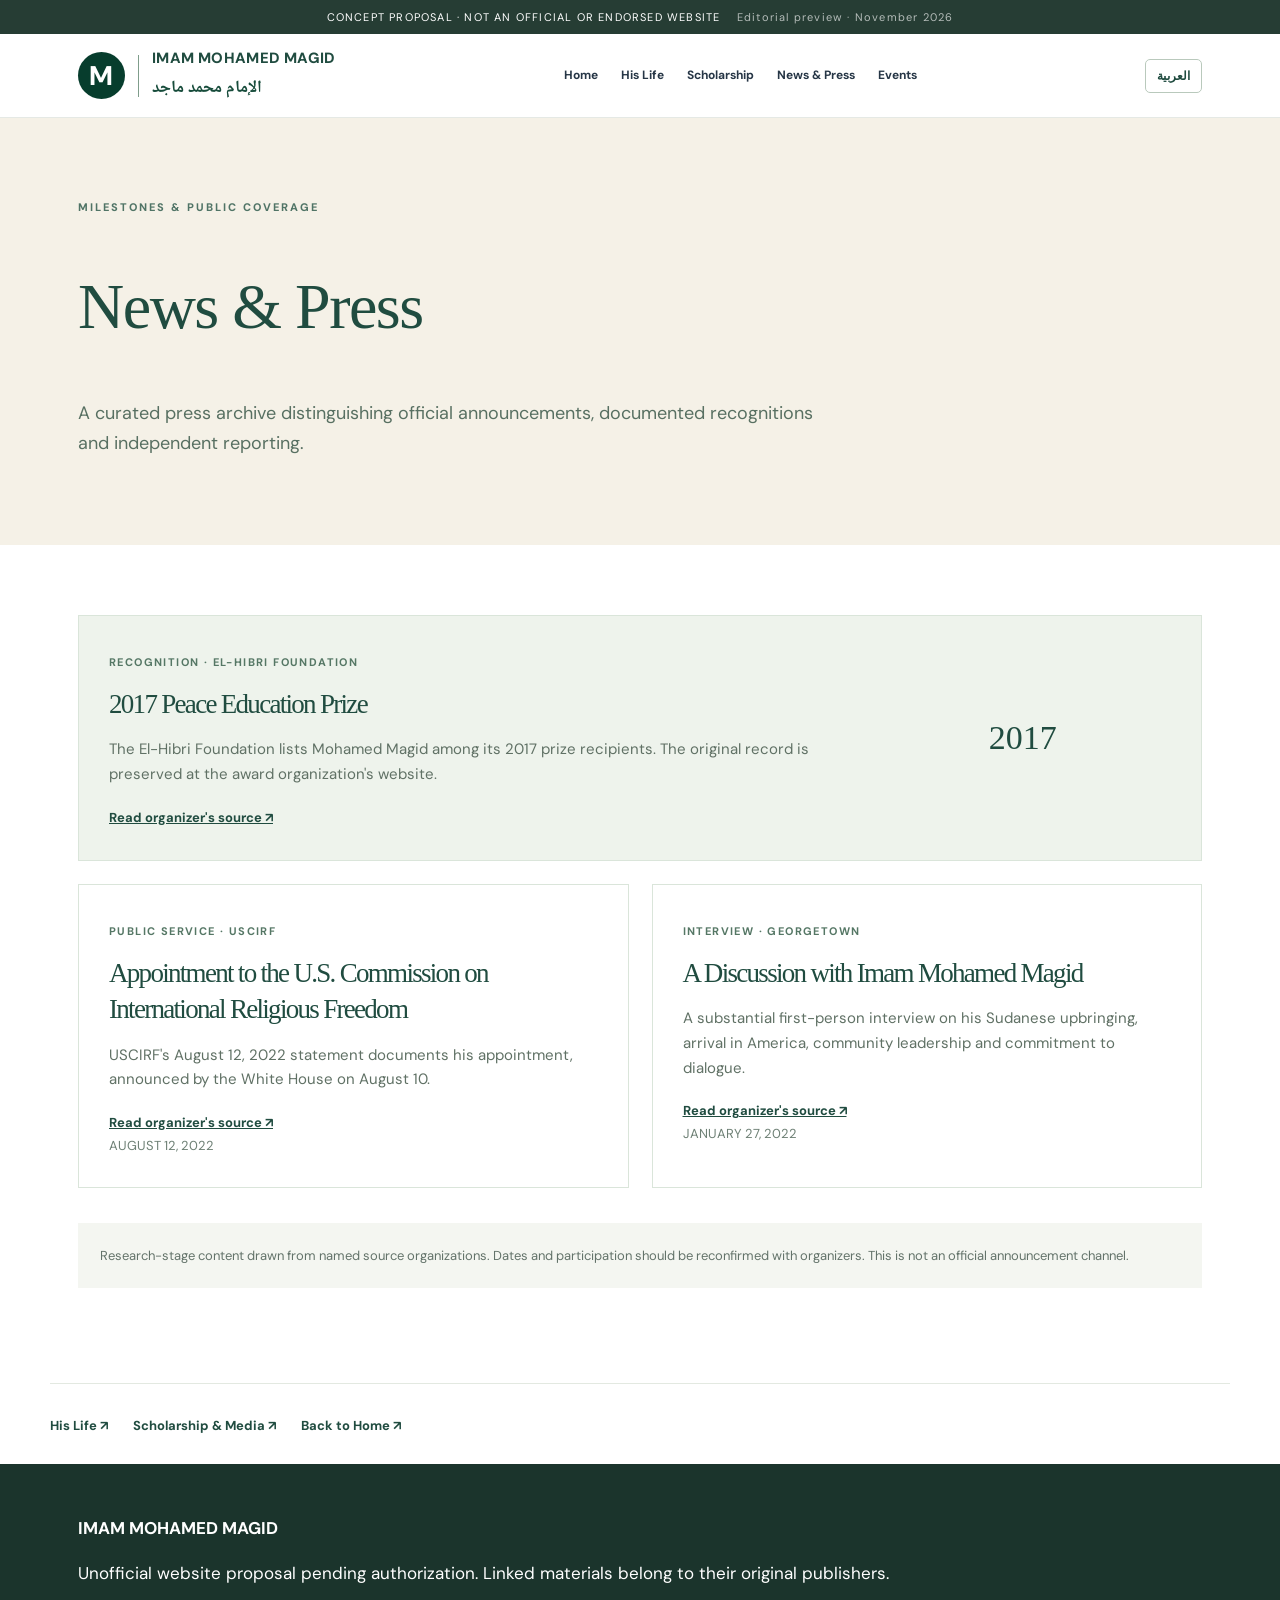
<file: news.html>
<!doctype html><html lang="en"><head><meta charset="utf-8"><meta name="viewport" content="width=device-width, initial-scale=1"><meta name="robots" content="noindex,nofollow"><title>News & Press — Imam Mohamed Magid | Concept</title><link href="https://fonts.googleapis.com/css2?family=DM+Sans:wght@400;500;600;700&family=Noto+Naskh+Arabic:wght@400;700&display=swap" rel="stylesheet"><link rel="stylesheet" href="styles.css"><style>.editorial-hero{background:#f5f1e7;padding:80px 0 68px}.editorial-hero h1{font:normal clamp(42px,5vw,68px)/1.2 Georgia,serif;letter-spacing:-1.5px;color:#204c40;max-width:850px}.editorial-hero p{font-size:18px;color:#587062;max-width:750px}.editorial-body{padding:70px 0 95px}.editorial-grid{display:grid;grid-template-columns:repeat(2,minmax(0,1fr));gap:23px}.editorial-card{padding:30px;border:1px solid #dae5da;background:#fff}.editorial-card .tag{font-size:11px;font-weight:700;letter-spacing:1.4px;color:#557765}.editorial-card h2{font:normal 27px/1.35 Georgia,serif;color:#204c40;margin:12px 0}.editorial-card p{font-size:15px;color:#607165}.editorial-card a{font-size:13px;font-weight:700;color:#204c40}.editorial-card .date{display:block;font-size:13px;color:#6e8075}.editorial-card.featured{grid-column:span 2;background:#eef3ec;display:grid;grid-template-columns:1fr .4fr;gap:25px}.editorial-card.featured .date{align-self:center;text-align:center;color:#204c40;font:34px Georgia}.editorial-note{margin-top:35px;padding:22px;background:#f4f6f1;color:#63736a;font-size:13px}.editorial-navigation{padding:26px 0;border-top:1px solid #e3e9e1}.editorial-navigation a{margin-right:25px;text-decoration:none;color:#204c40;font-weight:700;font-size:13px}html[dir=rtl] .editorial-hero h1,html[dir=rtl] .editorial-card h2{font-family:'Noto Naskh Arabic',serif;letter-spacing:0;line-height:1.6}html[dir=rtl] .editorial-body{text-align:right}@media(max-width:760px){.editorial-hero{padding:52px 0}.editorial-grid,.editorial-card.featured{grid-template-columns:1fr}.editorial-card.featured{grid-column:span 1}.editorial-card.featured .date{text-align:left}.editorial-body{padding:45px 0}}</style></head><body><div class="proposal">CONCEPT PROPOSAL · NOT AN OFFICIAL OR ENDORSED WEBSITE <span>Editorial preview · November 2026</span></div><header class="header"><div class="wrap nav"><a href="index.html" class="brand"><span class="brand-emblem" aria-hidden="true">M</span><span class="brand-divider" aria-hidden="true"></span><span class="brand-wordmark"><strong>IMAM MOHAMED MAGID</strong><small lang="ar" dir="rtl">الإمام محمد ماجد</small></span></a><nav id="nav"><a href="index.html">Home</a><a href="biography.html">His Life</a><a href="resources.html">Scholarship</a><a href="news.html">News & Press</a><a href="events.html">Events</a></nav><div class="nav-actions"><button id="page-lang">العربية</button><button id="menu" aria-label="Toggle navigation">☰</button></div></div></header><main><section class="editorial-hero"><div class="wrap"><div class="eyebrow">MILESTONES & PUBLIC COVERAGE</div><h1>News & Press</h1><p>A curated press archive distinguishing official announcements, documented recognitions and independent reporting.</p></div></section><section class="editorial-body"><div class="wrap"><div class="editorial-grid"><article class="editorial-card featured"><div><span class="tag">RECOGNITION · EL-HIBRI FOUNDATION</span><h2 data-en="2017 Peace Education Prize" data-ar="جائزة التربية من أجل السلام عام ٢٠١٧">2017 Peace Education Prize</h2><p data-en="The El-Hibri Foundation lists Mohamed Magid among its 2017 prize recipients. The original record is preserved at the award organization's website." data-ar="تدرج مؤسسة الحبري محمد ماجد ضمن الحاصلين على جائزتها لعام ٢٠١٧.">The El-Hibri Foundation lists Mohamed Magid among its 2017 prize recipients. The original record is preserved at the award organization's website.</p><a href="https://www.elhibrifoundation.org/peaceawards-pastwinners" target="_blank" rel="noopener noreferrer" data-en="Read organizer's source ↗︎" data-ar="المصدر الأصلي ↗︎">Read organizer's source ↗︎</a></div><span class="date">2017</span></article><article class="editorial-card"><div><span class="tag">PUBLIC SERVICE · USCIRF</span><h2 data-en="Appointment to the U.S. Commission on International Religious Freedom" data-ar="التعيين في لجنة الحريات الدينية الدولية الأمريكية">Appointment to the U.S. Commission on International Religious Freedom</h2><p data-en="USCIRF's August 12, 2022 statement documents his appointment, announced by the White House on August 10." data-ar="وثق بيان اللجنة بتاريخ ١٢ أغسطس ٢٠٢٢ تعيينه الذي أُعلن يوم ١٠ أغسطس.">USCIRF's August 12, 2022 statement documents his appointment, announced by the White House on August 10.</p><a href="https://www.uscirf.gov/release-statements/uscirf-welcomes-president-joe-bidens-appointment-mohamed-hag-magid-us-commission" target="_blank" rel="noopener noreferrer" data-en="Read organizer's source ↗︎" data-ar="المصدر الأصلي ↗︎">Read organizer's source ↗︎</a></div><span class="date">AUGUST 12, 2022</span></article><article class="editorial-card"><div><span class="tag">INTERVIEW · GEORGETOWN</span><h2 data-en="A Discussion with Imam Mohamed Magid" data-ar="حوار مع الإمام محمد ماجد">A Discussion with Imam Mohamed Magid</h2><p data-en="A substantial first-person interview on his Sudanese upbringing, arrival in America, community leadership and commitment to dialogue." data-ar="حوار موسع عن نشأته في السودان وقدومه إلى أمريكا والقيادة المجتمعية والحوار.">A substantial first-person interview on his Sudanese upbringing, arrival in America, community leadership and commitment to dialogue.</p><a href="https://berkleycenter.georgetown.edu/interviews/a-discussion-with-imam-mohamed-magid-executive-imam-of-all-dulles-area-muslim-society-center" target="_blank" rel="noopener noreferrer" data-en="Read organizer's source ↗︎" data-ar="المصدر الأصلي ↗︎">Read organizer's source ↗︎</a></div><span class="date">JANUARY 27, 2022</span></article></div><div class="editorial-note" data-en="Research-stage content drawn from named source organizations. Dates and participation should be reconfirmed with organizers. This is not an official announcement channel." data-ar="محتوى تجريبي مبني على مصادر منشورة من جهات معروفة. يجب تأكيد التواريخ والمشاركة مع الجهات المنظمة. هذه ليست قناة رسمية للإعلانات.">Research-stage content drawn from named source organizations. Dates and participation should be reconfirmed with organizers. This is not an official announcement channel.</div></div></section><div class="wrap editorial-navigation"><a href="biography.html">His Life ↗︎</a><a href="resources.html">Scholarship & Media ↗︎</a><a href="index.html">Back to Home ↗︎</a></div></main><footer><div class="wrap"><strong>IMAM MOHAMED MAGID</strong><p>Unofficial website proposal pending authorization. Linked materials belong to their original publishers.</p></div></footer><script>document.querySelector('#menu')?.addEventListener('click',()=>document.querySelector('#nav').classList.toggle('open'));let ar=false;document.querySelector('#page-lang').addEventListener('click',()=>{ar=!ar;document.documentElement.lang=ar?'ar':'en';document.documentElement.dir=ar?'rtl':'ltr';document.querySelector('#page-lang').textContent=ar?'English':'العربية';document.querySelectorAll('[data-en]').forEach(e=>e.textContent=e.dataset[ar?'ar':'en'])});</script><script src="site-locale.js"></script></body></html>
</file>
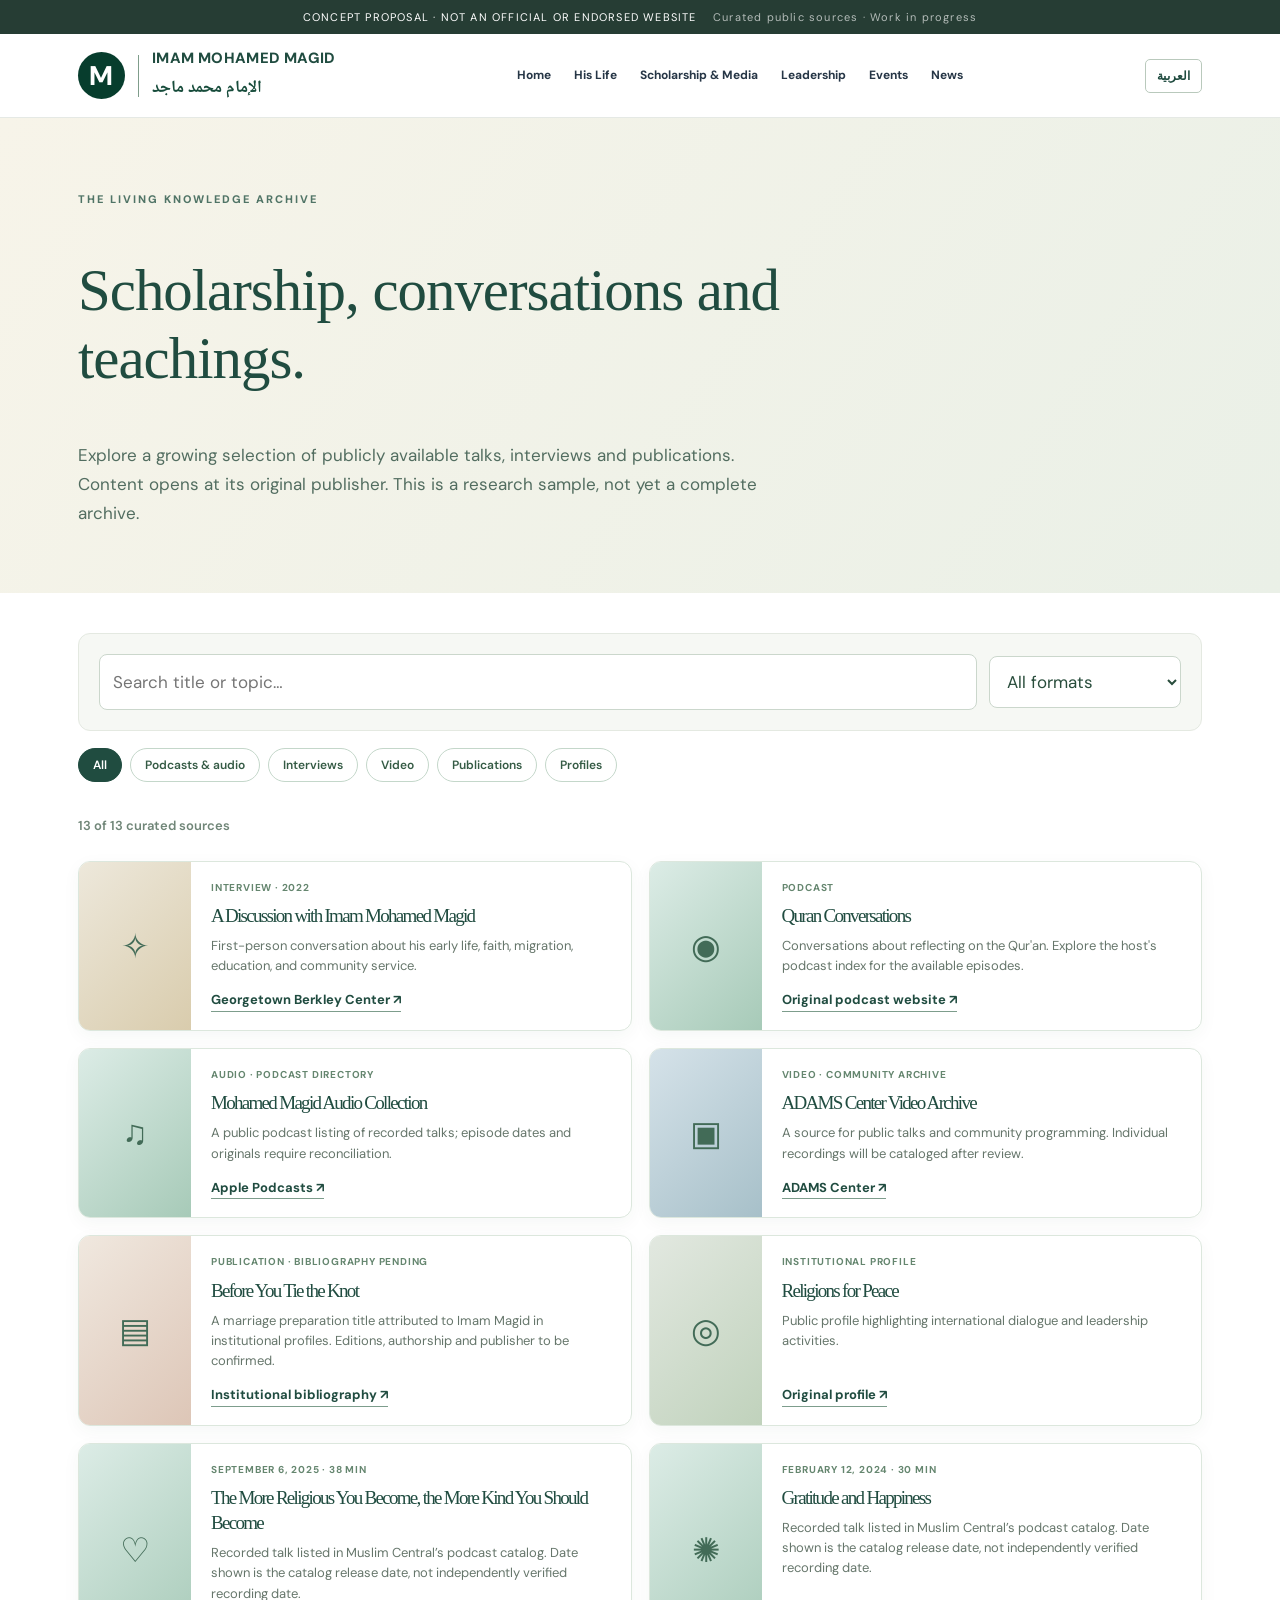
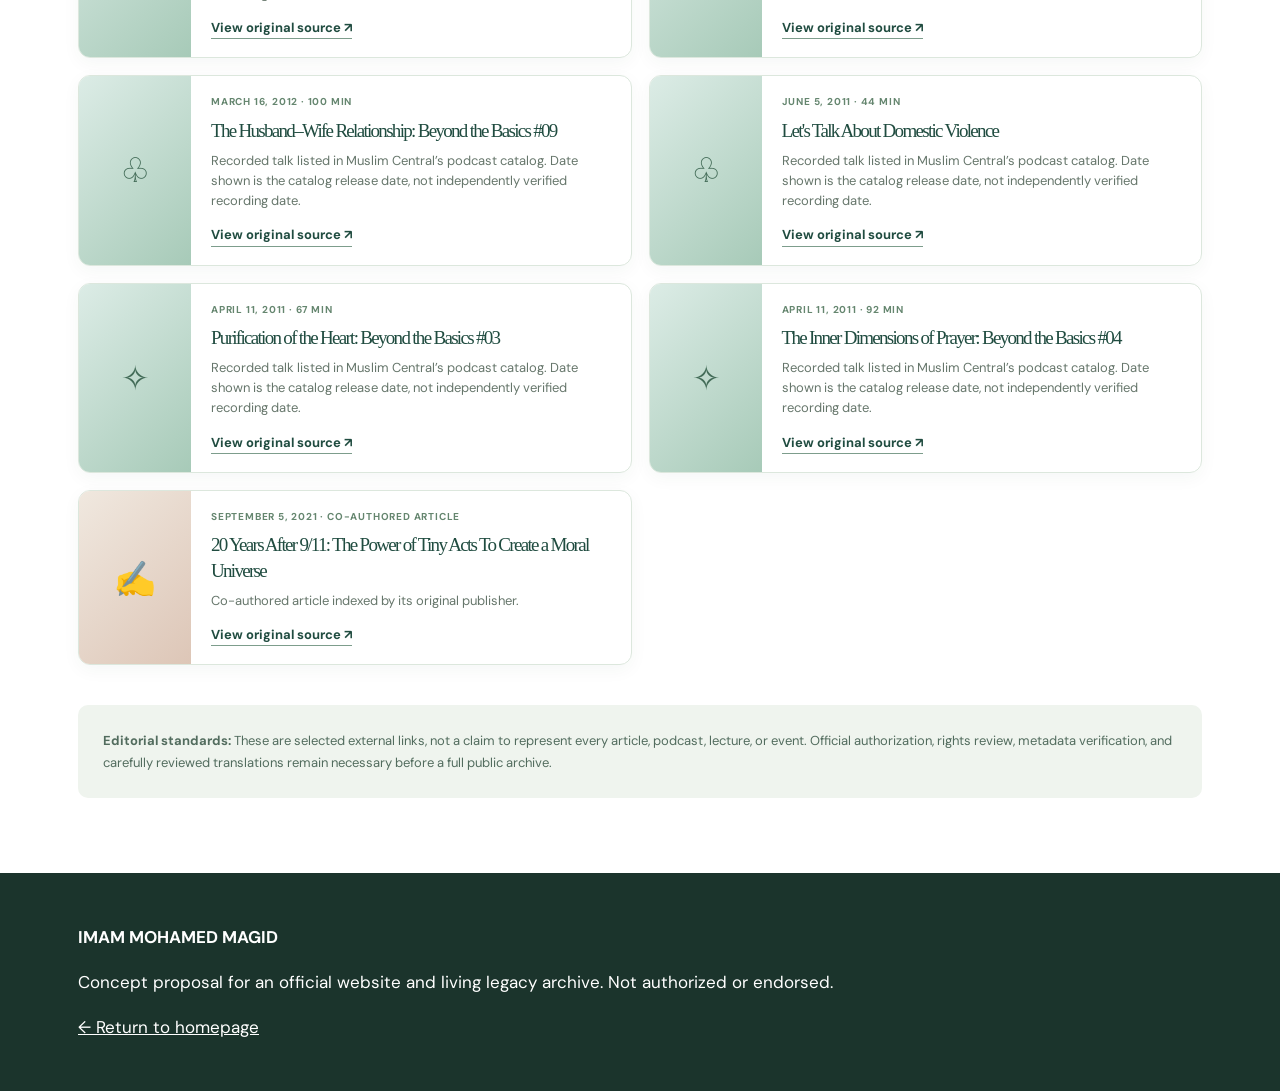
<file: resources.html>
<!doctype html><html lang="en"><head><meta charset="utf-8"><meta name="viewport" content="width=device-width,initial-scale=1"><meta name="robots" content="noindex,nofollow"><meta name="description" content="Research preview of Imam Mohamed Magid teachings and media"><title>Scholarship & Media | Imam Mohamed Magid — Concept</title><link href="https://fonts.googleapis.com/css2?family=DM+Sans:wght@400;500;600;700&family=Noto+Naskh+Arabic:wght@400;700&display=swap" rel="stylesheet"><link rel="stylesheet" href="styles.css"><style>.library-hero{background:#f5f1e7;padding:90px 0 65px}.library-hero h1{font:normal clamp(40px,5vw,66px)/1.15 Georgia,serif;color:#204c40;max-width:800px}.library-hero p{color:#526d60;max-width:690px;font-size:18px}.library-body{padding:60px 0 100px}.lib-filters{display:flex;gap:12px;align-items:center;flex-wrap:wrap;margin-bottom:30px}.lib-filters input,.lib-filters select{border:1px solid #cbd7cc;border-radius:6px;background:white;color:#294d3c;padding:13px;font:inherit}.lib-filters input{min-width:240px;flex:1}.lib-stats{font-size:13px;color:#708678;margin-bottom:20px}.lib-grid{display:grid;grid-template-columns:repeat(3,1fr);gap:20px}[hidden]{display:none!important}.lib-card{border:1px solid #e1e8df;display:flex;flex-direction:column}.lib-card-top{background:#e7eee6;min-height:150px;display:flex;align-items:center;justify-content:center;font:54px Georgia;color:#426b57}.lib-card-body{padding:25px;display:flex;flex-direction:column;flex:1}.lib-type{font-size:11px;letter-spacing:1px;font-weight:700;color:#65866f}.lib-card h2{font:normal 23px/1.35 Georgia,serif;color:#204c40;margin:12px 0}.lib-card p{color:#66766b;font-size:14px;flex:1}.lib-card a{font-size:13px;font-weight:700;color:#204c40}.library-note{background:#eff4ee;padding:25px;margin-top:40px;font-size:13px;color:#526c5e}.empty{display:none;padding:30px;background:#f5f1e7}html[dir=rtl] .library-hero h1{font-family:'Noto Naskh Arabic',serif}@media(max-width:830px){.lib-grid{grid-template-columns:1fr}.library-hero{padding:55px 0}.lib-filters input{width:100%}}/* Media archive V3: concise editorial cards and mobile-first browsing */
.library-hero{padding:72px 0 48px;background:linear-gradient(125deg,#f7f4e9,#eaf0e7)}
.library-hero h1{font-size:clamp(38px,4.6vw,61px);max-width:760px;letter-spacing:-1px}
.library-hero p{font-size:17px;line-height:1.7}
.library-body{padding:40px 0 75px}
.lib-filters{position:relative;background:#f6f8f4;padding:20px;border:1px solid #e4e9e1;border-radius:12px;margin-bottom:12px}
.lib-filters input{border-radius:8px}
.lib-filters select{border-radius:8px}
.lib-stats{font-weight:600;margin:18px 0 24px}
.lib-grid{gap:17px;grid-template-columns:repeat(2,minmax(0,1fr))}
.lib-card{border:1px solid #dce7dd;border-radius:12px;overflow:hidden;display:grid;grid-template-columns:112px minmax(0,1fr);box-shadow:0 5px 18px rgba(30,70,46,.045);transition:box-shadow .18s,transform .18s}
.lib-card:hover{box-shadow:0 10px 28px rgba(30,70,46,.1);transform:translateY(-2px)}
.lib-card-top{min-height:0;height:100%;font-size:34px;background:linear-gradient(145deg,#dfece4,#b8d1c1)}
.lib-card[data-type="audio"] .lib-card-top{background:linear-gradient(135deg,#dcece6,#a7cab8)}
.lib-card[data-type="interview"] .lib-card-top{background:linear-gradient(135deg,#ede8db,#d9ccad)}
.lib-card[data-type="video"] .lib-card-top{background:linear-gradient(135deg,#d5e2e9,#a7c0c9)}
.lib-card[data-type="publication"] .lib-card-top{background:linear-gradient(135deg,#f0e8df,#ddc6b7)}
.lib-card[data-type="institutional"] .lib-card-top{background:linear-gradient(135deg,#e2e8e0,#c0d2bc)}
.lib-card-body{padding:18px 20px}
.lib-type{font-size:10px;letter-spacing:.8px}
.lib-card h2{font-size:19px;line-height:1.32;margin:7px 0 8px}
.lib-card p{font-size:13px;line-height:1.55;margin:0 0 13px}
.lib-card a{text-decoration:none;border-bottom:1px solid #7d9d8c;align-self:flex-start}
.library-note{border-radius:10px}
.lib-explainer{margin:12px 0 25px;font-size:13px;color:#66796d;max-width:820px}
.lib-filter-tabs{display:flex;gap:8px;overflow-x:auto;padding:5px 0 15px;scrollbar-width:thin}
.lib-filter-tabs button{flex:none;padding:8px 14px;border-radius:999px;border:1px solid #c4d7ca;background:#fff;color:#355b45;font:600 12px 'DM Sans',sans-serif;cursor:pointer}
.lib-filter-tabs button[aria-pressed="true"]{background:#204c40;color:#fff;border-color:#204c40}
html[dir="rtl"] .lib-card-body{text-align:right}
@media(max-width:960px){.lib-grid{grid-template-columns:1fr}}
@media(max-width:680px){
.library-hero{padding:37px 0 30px}.library-hero h1{font-size:36px}.library-hero p{font-size:15px}
.library-body{padding:24px 0 55px}
.lib-filters{display:grid;grid-template-columns:1fr;padding:13px;gap:9px}
.lib-filters input{min-width:0;width:100%;font-size:15px}
.lib-filters select{display:none}
.lib-stats{font-size:12px;margin:10px 0 18px}
.lib-card{grid-template-columns:78px minmax(0,1fr);border-radius:10px}
.lib-card-top{font-size:25px}
.lib-card-body{padding:15px 14px}
.lib-card h2{font-size:18px;margin:5px 0}
.lib-card p{font-size:12px;line-height:1.45;margin-bottom:9px}
.lib-card a{font-size:12px}
.lib-type{font-size:9px;letter-spacing:.3px}
}
 .topic-status{margin:8px 0 14px;background:#eaf1e8;padding:11px 16px;border-radius:8px;color:#204c40;font-size:14px;display:flex;gap:15px;justify-content:space-between;flex-wrap:wrap}.topic-status[hidden]{display:none}.topic-status a{font-size:12px;font-weight:700;color:#204c40}</style></head><body><div class="proposal">CONCEPT PROPOSAL · NOT AN OFFICIAL OR ENDORSED WEBSITE <span>Curated public sources · Work in progress</span></div><header class="header"><div class="wrap nav"><a href="index.html" class="brand"><span class="brand-emblem" aria-hidden="true">M</span><span class="brand-divider" aria-hidden="true"></span><span class="brand-wordmark"><strong>IMAM MOHAMED MAGID</strong><small lang="ar" dir="rtl">الإمام محمد ماجد</small></span></a><nav id="nav"><a href="index.html">Home</a><a href="biography.html">His Life</a><a href="resources.html">Scholarship & Media</a><a href="index.html#leadership">Leadership</a><a href="events.html">Events</a><a href="news.html">News</a></nav><div class="nav-actions"><button id="resources-lang" aria-label="Switch language">العربية</button><button id="menu" aria-label="Toggle menu">☰</button></div></div></header><main><section class="library-hero"><div class="wrap"><div class="eyebrow">THE LIVING KNOWLEDGE ARCHIVE</div><h1 data-en="Scholarship, conversations and teachings." data-ar="العلم والحوارات والدروس">Scholarship, conversations and teachings.</h1><p data-en="Explore a growing selection of publicly available talks, interviews and publications. Content opens at its original publisher. This is a research sample, not yet a complete archive." data-ar="تصفح مجموعة أولية من الدروس والمقابلات والمنشورات المتاحة للجمهور. نقدم ملخصات عربية للمصادر الأجنبية مع توضيح لغة المصدر الأصلي، وهذه عينة بحثية وليست أرشيفاً مكتملاً.">Explore a growing selection of publicly available talks, interviews and publications. Content opens at its original publisher. This is a research sample, not yet a complete archive.</p></div></section><section class="library-body"><div class="wrap"><div class="lib-filters"><input id="lib-search" type="search" aria-label="Search resources" placeholder="Search title or topic…"><select id="lib-filter" aria-label="Filter resource type"><option value="all">All formats</option><option value="interview">Interviews</option><option value="audio">Audio & podcasts</option><option value="video">Video</option><option value="publication">Publications</option><option value="institutional">Profiles</option></select></div><div class="lib-filter-tabs" aria-label="Filter collection">
<button type="button" data-filter="all" aria-pressed="true">All</button>
<button type="button" data-filter="audio" aria-pressed="false">Podcasts & audio</button>
<button type="button" data-filter="interview" aria-pressed="false">Interviews</button>
<button type="button" data-filter="video" aria-pressed="false">Video</button>
<button type="button" data-filter="publication" aria-pressed="false">Publications</button>
<button type="button" data-filter="institutional" aria-pressed="false">Profiles</button></div><div id="topic-status" class="topic-status" hidden aria-live="polite"><span id="topic-label"></span><a id="topic-clear" href="resources.html">Clear topic ×</a></div><p id="lib-count" class="lib-stats"></p><div class="lib-grid" id="lib-grid">
<article class="lib-card" data-topic="community" data-type="interview" data-keywords="life story Sudan ADAMS biography Georgetown leadership"><div class="lib-card-top">✧</div><div class="lib-card-body"><span class="lib-type">INTERVIEW · 2022</span><h2>A Discussion with Imam Mohamed Magid</h2><p>First-person conversation about his early life, faith, migration, education, and community service.</p><a href="https://berkleycenter.georgetown.edu/interviews/a-discussion-with-imam-mohamed-magid-executive-imam-of-all-dulles-area-muslim-society-center" target="_blank" rel="noopener">Georgetown Berkley Center ↗︎</a></div></article>
<article class="lib-card" data-topic="quran" data-type="audio" data-keywords="quran conversations dalia mogahed podcast spirituality"><div class="lib-card-top">◉</div><div class="lib-card-body"><span class="lib-type">PODCAST</span><h2>Quran Conversations</h2><p>Conversations about reflecting on the Qur'an. Explore the host's podcast index for the available episodes.</p><a href="https://www.daliamogahed.com/podcast" target="_blank" rel="noopener">Original podcast website ↗︎</a></div></article>
<article class="lib-card" data-topic="spirituality" data-type="audio" data-keywords="mohamed magid muslim central apple podcasts sermons lectures"><div class="lib-card-top">♫</div><div class="lib-card-body"><span class="lib-type">AUDIO · PODCAST DIRECTORY</span><h2>Mohamed Magid Audio Collection</h2><p>A public podcast listing of recorded talks; episode dates and originals require reconciliation.</p><a href="https://podcasts.apple.com/ca/podcast/mohamed-magid/id1759561111" target="_blank" rel="noopener">Apple Podcasts ↗︎</a></div></article>
<article class="lib-card" data-topic="quran spirituality" data-type="video" data-keywords="ADAMS Center live TV video sermons recordings khutbah lectures"><div class="lib-card-top">▣</div><div class="lib-card-body"><span class="lib-type">VIDEO · COMMUNITY ARCHIVE</span><h2>ADAMS Center Video Archive</h2><p>A source for public talks and community programming. Individual recordings will be cataloged after review.</p><a href="https://adamscenter.org/live-tv/" target="_blank" rel="noopener">ADAMS Center ↗︎</a></div></article>
<article class="lib-card" data-topic="family" data-type="publication" data-keywords="before you tie the knot marriage guide book"><div class="lib-card-top">▤</div><div class="lib-card-body"><span class="lib-type">PUBLICATION · BIBLIOGRAPHY PENDING</span><h2>Before You Tie the Knot</h2><p>A marriage preparation title attributed to Imam Magid in institutional profiles. Editions, authorship and publisher to be confirmed.</p><a href="https://www.iclrs.org/blurb/mohamed-hag-magid/" target="_blank" rel="noopener">Institutional bibliography ↗︎</a></div></article>
<article class="lib-card" data-topic="community" data-type="institutional" data-keywords="religions for peace interfaith leadership biography"><div class="lib-card-top">◎</div><div class="lib-card-body"><span class="lib-type">INSTITUTIONAL PROFILE</span><h2>Religions for Peace</h2><p>Public profile highlighting international dialogue and leadership activities.</p><a href="https://www.rfp.org/leadership_member/imam-mohamed-magid/" target="_blank" rel="noopener">Original profile ↗︎</a></div></article><article class="lib-card" data-topic="spirituality community" data-type="audio" data-keywords="kindness character faith compassion كلما ازددت تديناً ازددت رحمةً"><div class="lib-card-top">♡</div><div class="lib-card-body"><span class="lib-type">SEPTEMBER 6, 2025 · 38 MIN</span><h2 data-en="The More Religious You Become, the More Kind You Should Become" data-ar="كلما ازددت تديناً ازددت رحمةً">The More Religious You Become, the More Kind You Should Become</h2><p data-en="Recorded talk listed in Muslim Central’s podcast catalog. Date shown is the catalog release date, not independently verified recording date." data-ar="محاضرة مسجلة مدرجة في فهرس مسلم سنترال. التاريخ هو تاريخ النشر في الفهرس وليس بالضرورة تاريخ التسجيل.">Recorded talk listed in Muslim Central’s podcast catalog. Date shown is the catalog release date, not independently verified recording date.</p><a href="https://podcasts.apple.com/ca/podcast/mohamed-magid/id1759561111" target="_blank" rel="noopener" data-en="View original source ↗︎" data-ar="المصدر الأصلي ↗︎">View original source ↗︎</a></div></article>
<article class="lib-card" data-topic="spirituality" data-type="audio" data-keywords="gratitude happiness spirituality الشكر والسعادة"><div class="lib-card-top">✺</div><div class="lib-card-body"><span class="lib-type">FEBRUARY 12, 2024 · 30 MIN</span><h2 data-en="Gratitude and Happiness" data-ar="الشكر والسعادة">Gratitude and Happiness</h2><p data-en="Recorded talk listed in Muslim Central’s podcast catalog. Date shown is the catalog release date, not independently verified recording date." data-ar="محاضرة مسجلة مدرجة في فهرس مسلم سنترال. التاريخ هو تاريخ النشر في الفهرس وليس بالضرورة تاريخ التسجيل.">Recorded talk listed in Muslim Central’s podcast catalog. Date shown is the catalog release date, not independently verified recording date.</p><a href="https://podcasts.apple.com/ca/podcast/mohamed-magid/id1759561111" target="_blank" rel="noopener" data-en="View original source ↗︎" data-ar="المصدر الأصلي ↗︎">View original source ↗︎</a></div></article>
<article class="lib-card" data-topic="family" data-type="audio" data-keywords="marriage husband wife family العلاقة بين الزوجين"><div class="lib-card-top">♧</div><div class="lib-card-body"><span class="lib-type">MARCH 16, 2012 · 100 MIN</span><h2 data-en="The Husband–Wife Relationship: Beyond the Basics #09" data-ar="العلاقة بين الزوجين">The Husband–Wife Relationship: Beyond the Basics #09</h2><p data-en="Recorded talk listed in Muslim Central’s podcast catalog. Date shown is the catalog release date, not independently verified recording date." data-ar="محاضرة مسجلة مدرجة في فهرس مسلم سنترال. التاريخ هو تاريخ النشر في الفهرس وليس بالضرورة تاريخ التسجيل.">Recorded talk listed in Muslim Central’s podcast catalog. Date shown is the catalog release date, not independently verified recording date.</p><a href="https://podcasts.apple.com/ca/podcast/mohamed-magid/id1759561111" target="_blank" rel="noopener" data-en="View original source ↗︎" data-ar="المصدر الأصلي ↗︎">View original source ↗︎</a></div></article>
<article class="lib-card" data-topic="family community" data-type="audio" data-keywords="domestic violence family safety الحديث عن العنف الأسري"><div class="lib-card-top">♧</div><div class="lib-card-body"><span class="lib-type">JUNE 5, 2011 · 44 MIN</span><h2 data-en="Let's Talk About Domestic Violence" data-ar="الحديث عن العنف الأسري">Let's Talk About Domestic Violence</h2><p data-en="Recorded talk listed in Muslim Central’s podcast catalog. Date shown is the catalog release date, not independently verified recording date." data-ar="محاضرة مسجلة مدرجة في فهرس مسلم سنترال. التاريخ هو تاريخ النشر في الفهرس وليس بالضرورة تاريخ التسجيل.">Recorded talk listed in Muslim Central’s podcast catalog. Date shown is the catalog release date, not independently verified recording date.</p><a href="https://podcasts.apple.com/ca/podcast/mohamed-magid/id1759561111" target="_blank" rel="noopener" data-en="View original source ↗︎" data-ar="المصدر الأصلي ↗︎">View original source ↗︎</a></div></article>
<article class="lib-card" data-topic="spirituality" data-type="audio" data-keywords="purification heart spirituality تزكية القلب"><div class="lib-card-top">✧</div><div class="lib-card-body"><span class="lib-type">APRIL 11, 2011 · 67 MIN</span><h2 data-en="Purification of the Heart: Beyond the Basics #03" data-ar="تزكية القلب">Purification of the Heart: Beyond the Basics #03</h2><p data-en="Recorded talk listed in Muslim Central’s podcast catalog. Date shown is the catalog release date, not independently verified recording date." data-ar="محاضرة مسجلة مدرجة في فهرس مسلم سنترال. التاريخ هو تاريخ النشر في الفهرس وليس بالضرورة تاريخ التسجيل.">Recorded talk listed in Muslim Central’s podcast catalog. Date shown is the catalog release date, not independently verified recording date.</p><a href="https://podcasts.apple.com/ca/podcast/mohamed-magid/id1759561111" target="_blank" rel="noopener" data-en="View original source ↗︎" data-ar="المصدر الأصلي ↗︎">View original source ↗︎</a></div></article>
<article class="lib-card" data-topic="spirituality" data-type="audio" data-keywords="prayer salah spirituality المعاني الباطنة للصلاة"><div class="lib-card-top">✧</div><div class="lib-card-body"><span class="lib-type">APRIL 11, 2011 · 92 MIN</span><h2 data-en="The Inner Dimensions of Prayer: Beyond the Basics #04" data-ar="المعاني الباطنة للصلاة">The Inner Dimensions of Prayer: Beyond the Basics #04</h2><p data-en="Recorded talk listed in Muslim Central’s podcast catalog. Date shown is the catalog release date, not independently verified recording date." data-ar="محاضرة مسجلة مدرجة في فهرس مسلم سنترال. التاريخ هو تاريخ النشر في الفهرس وليس بالضرورة تاريخ التسجيل.">Recorded talk listed in Muslim Central’s podcast catalog. Date shown is the catalog release date, not independently verified recording date.</p><a href="https://podcasts.apple.com/ca/podcast/mohamed-magid/id1759561111" target="_blank" rel="noopener" data-en="View original source ↗︎" data-ar="المصدر الأصلي ↗︎">View original source ↗︎</a></div></article>
<article class="lib-card" data-topic="community" data-type="publication" data-keywords="interfaith dialogue article rabbi Michael Holzman بعد عشرين عاماً من أحداث ١١ سبتمبر: قوة الأعمال الصغيرة"><div class="lib-card-top">✍</div><div class="lib-card-body"><span class="lib-type">SEPTEMBER 5, 2021 · CO-AUTHORED ARTICLE</span><h2 data-en="20 Years After 9/11: The Power of Tiny Acts To Create a Moral Universe" data-ar="بعد عشرين عاماً من أحداث ١١ سبتمبر: قوة الأعمال الصغيرة">20 Years After 9/11: The Power of Tiny Acts To Create a Moral Universe</h2><p data-en="Co-authored article indexed by its original publisher." data-ar="مقال مشترك في أرشيف الناشر الأصلي.">Co-authored article indexed by its original publisher.</p><a href="https://reformjudaism.org/author/imam-mohamed-magid" target="_blank" rel="noopener" data-en="View original source ↗︎" data-ar="المصدر الأصلي ↗︎">View original source ↗︎</a></div></article></div><div id="lib-empty" class="empty">No records match these filters.</div><div class="library-note"><strong>Editorial standards:</strong> These are selected external links, not a claim to represent every article, podcast, lecture, or event. Official authorization, rights review, metadata verification, and carefully reviewed translations remain necessary before a full public archive.</div></div></section></main><footer><div class="wrap"><strong>IMAM MOHAMED MAGID</strong><p>Concept proposal for an official website and living legacy archive. Not authorized or endorsed.</p><a href="index.html">← Return to homepage</a></div></footer><script>document.querySelector('#menu')?.addEventListener('click',()=>document.querySelector('#nav').classList.toggle('open'));let arabic=false;const search=document.querySelector('#lib-search'),filter=document.querySelector('#lib-filter'),cards=[...document.querySelectorAll('.lib-card')];const topic=new URLSearchParams(location.search).get('topic')||'';const allowedTopics=['quran','family','spirituality','community'];const selectedTopic=allowedTopics.includes(topic)?topic:'';const topicText={quran:['Qur’an & Reflection','القرآن والتدبر'],family:['Marriage & Family','الزواج والأسرة'],spirituality:['Faith & Spirituality','الإيمان والتزكية'],community:['Character & Community','الأخلاق والمجتمع']};const topicStatus=document.querySelector('#topic-status');topicStatus.hidden=!selectedTopic;function apply(){const q=search.value.trim().toLowerCase(),t=filter.value;let count=0;for(const c of cards){const match=(t==='all'||c.dataset.type===t)&&(!selectedTopic||c.dataset.topic.split(' ').includes(selectedTopic))&&((c.innerText+' '+c.dataset.keywords).toLowerCase().includes(q));c.hidden=!match;if(match)count++}document.querySelector('#lib-count').textContent=arabic?(count+' من '+cards.length+' مصادر مختارة'):(count+' of '+cards.length+' curated sources');document.querySelector('#lib-empty').style.display=count?'none':'block';if(selectedTopic){document.querySelector('#topic-label').textContent=(arabic?'الموضوع: ':'Topic: ')+topicText[selectedTopic][arabic?1:0];document.querySelector('#topic-clear').textContent=arabic?'إظهار كل الموضوعات ×':'Show all topics ×'}}search.addEventListener('input',apply);filter.addEventListener('change',()=>{syncTabs();apply()});const tabButtons=[...document.querySelectorAll('.lib-filter-tabs button')];function syncTabs(){tabButtons.forEach(b=>b.setAttribute('aria-pressed',String(b.dataset.filter===filter.value)))}tabButtons.forEach(b=>b.addEventListener('click',()=>{filter.value=b.dataset.filter;syncTabs();apply()}));apply();const original=new Map([...document.querySelectorAll('[data-en]')].map(el=>[el,el.textContent]));document.querySelector('#resources-lang').addEventListener('click',()=>{arabic=!arabic;document.documentElement.lang=arabic?'ar':'en';document.documentElement.dir=arabic?'rtl':'ltr';document.querySelector('#resources-lang').textContent=arabic?'English':'العربية';for(const [el,txt] of original)el.textContent=arabic?el.dataset.ar:txt;search.placeholder=arabic?"ابحث عن عنوان أو موضوع…":"Search title or topic…";const labels=arabic?["الكل","الصوتيات","المقابلات","الفيديو","المنشورات","السير"]:["All","Podcasts & audio","Interviews","Video","Publications","Profiles"];tabButtons.forEach((b,i)=>b.textContent=labels[i]);document.querySelector("#lib-empty").textContent=arabic?"لا توجد نتائج مطابقة.":"No records match these filters.";apply();});</script><script src="site-locale.js"></script></body></html>
</file>
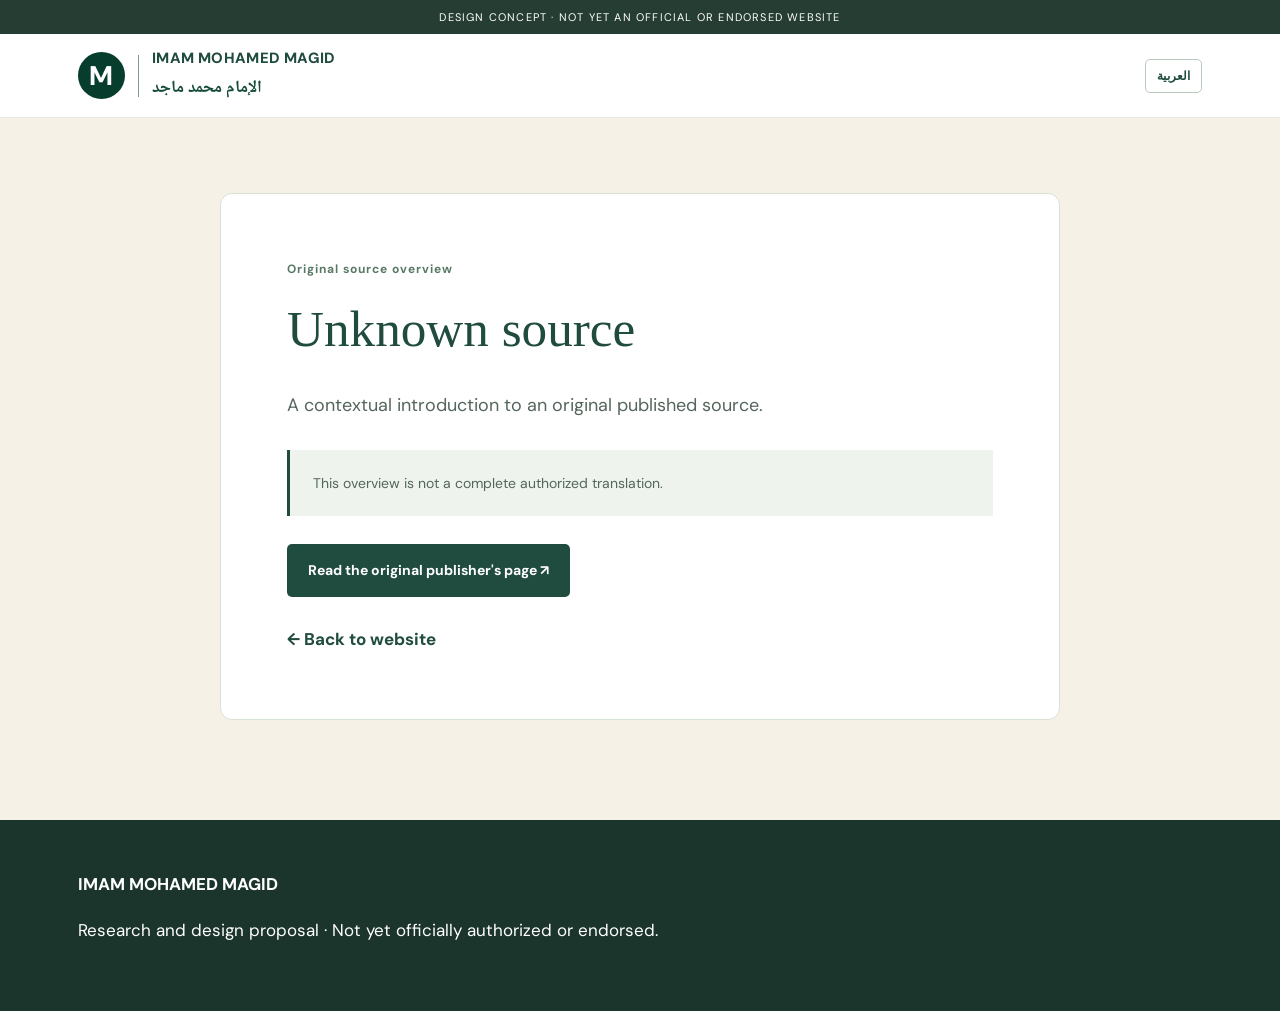
<file: source.html>
<!doctype html><html lang="en"><head><meta charset="utf-8"><meta name="viewport" content="width=device-width,initial-scale=1"><meta name="robots" content="noindex,nofollow"><title>Source Information — Imam Mohamed Magid Concept</title><link href="https://fonts.googleapis.com/css2?family=DM+Sans:wght@400;500;600;700;800&family=Noto+Naskh+Arabic:wght@400;600;700&display=swap" rel="stylesheet"><link rel="stylesheet" href="styles.css"><style>
.source-wrapper{min-height:70vh;background:#f5f1e7;padding:75px 0 100px}
.source-paper{background:white;border:1px solid #d8e3d8;border-radius:12px;padding:clamp(28px,6vw,66px);max-width:840px;margin:auto}
.source-label{font-size:12px;color:#597965;font-weight:700;letter-spacing:1px}
.source-paper h1{font:normal clamp(31px,4vw,52px)/1.36 Georgia,serif;color:#204c40;margin:14px 0 24px}
.source-paper p{color:#54665b;font-size:18px;line-height:1.9}
.source-disclosure{padding:20px 23px;background:#eff3ed;border-inline-start:3px solid #204c40;font-size:14px!important;margin:28px 0}
.source-original{display:inline-flex;background:#204c40;padding:15px 21px;border-radius:5px;color:white;font-weight:700;text-decoration:none;font-size:14px}
.source-back{display:block;width:max-content;margin-top:28px;color:#204c40;text-decoration:none;font-weight:700}
html[dir=rtl] .source-paper{direction:rtl;text-align:right}
html[dir=rtl] .source-paper h1{font-family:"Noto Naskh Arabic",serif;letter-spacing:0;line-height:1.55}
@media(max-width:760px){.source-wrapper{padding:34px 17px 60px}.source-paper{padding:27px 21px}.source-paper p{font-size:16px}.source-original{line-height:1.7}}
</style></head><body><div class="proposal">DESIGN CONCEPT · NOT YET AN OFFICIAL OR ENDORSED WEBSITE</div>
<header class="header"><div class="wrap nav"><a class="brand" href="index.html"><span class="brand-emblem" aria-hidden="true">M</span><span class="brand-divider" aria-hidden="true"></span><span class="brand-wordmark"><strong>IMAM MOHAMED MAGID</strong><small lang="ar" dir="rtl">الإمام محمد ماجد</small></span></a><div class="nav-actions"><button type="button" id="source-language" aria-label="Switch language">العربية</button></div></div></header>
<main class="source-wrapper"><article class="source-paper">
<div class="source-label" id="source-label">Original source overview</div>
<h1 id="source-title">Source information</h1>
<p id="source-summary">A contextual introduction to an original published source.</p>
<p class="source-disclosure" id="source-note">This overview is not a complete authorized translation.</p>
<a class="source-original" data-original-source="true" id="source-original" href="index.html" rel="noopener noreferrer">Read the original publisher's page ↗︎</a>
<a class="source-back" id="source-back" href="index.html">← Back to website</a>
</article></main><footer><div class="wrap"><strong>IMAM MOHAMED MAGID</strong><p>Research and design proposal · Not yet officially authorized or endorsed.</p></div></footer>
<script src="site-locale.js"></script></body></html>
</file>
<file: homepage-v5.css>
:root{--forest:#204c40;--deep:#173a30;--ivory:#f5f1e7;--ink:#253c33;--muted:#65776c;--line:#dce6dd;--sage:#e8f0e8}
*{box-sizing:border-box}
html{scroll-behavior:smooth}body{margin:0;color:var(--ink);background:white;font-family:"DM Sans",sans-serif;font-size:16px;line-height:1.7;-webkit-font-smoothing:antialiased}a{color:inherit}button{font:inherit;cursor:pointer}img{max-width:100%}.container{width:min(1160px,calc(100% - 72px));margin:0 auto}
.proposal{padding:9px 18px;text-align:center;color:#e8eee8;background:#1c372d;font-weight:700;letter-spacing:1.4px;font-size:10px;line-height:1.5}
.header{position:sticky;top:0;background:#fffc;backdrop-filter:blur(18px);z-index:20;border-bottom:1px solid #e3e8df}
.nav{height:86px;display:flex;align-items:center;justify-content:space-between;gap:24px}
.brand{text-decoration:none;display:flex;gap:12px;align-items:center;color:var(--forest)}
.brand-mark{width:49px;height:49px;border:1px solid #6e9982;border-radius:50%;display:grid;place-items:center;font-family:"Noto Naskh Arabic",serif;font-size:30px}
.brand-name{display:block;font-weight:700;font-size:14px;letter-spacing:.6px;line-height:1.25;white-space:nowrap}
.brand-name small{display:block;margin-top:5px;font-weight:500;letter-spacing:1px;font-size:10px;color:#76877a}
.nav nav{display:flex;align-items:center;gap:25px}
.nav nav a{text-decoration:none;color:#314b3f;font-size:12px;font-weight:700;white-space:nowrap}
.nav nav a:hover,.text-link:hover{color:#67917b}
.nav-actions{display:flex;gap:10px}.nav-actions button{background:white;color:var(--forest);border:1px solid #c8d5c9;border-radius:5px;padding:8px 12px;font-size:12px;font-weight:700}
#menu{display:none}
h1,h2,h3,p{margin-top:0}
h1,h2{font-family:"Libre Baskerville",Georgia,serif;font-weight:400;letter-spacing:-1.4px;line-height:1.25;color:var(--forest)}
h1 em,h2 em{font-weight:400}
.eyebrow{display:block;font-size:11px;letter-spacing:2px;font-weight:700;color:#557966;margin-bottom:23px}
.section{padding:104px 0}
.section h2{font-size:clamp(38px,4vw,54px);margin:0 0 25px}
.section-intro{display:grid;grid-template-columns:1.1fr .9fr;gap:80px;align-items:end}
.section-intro .intro-aside{padding-bottom:8px}
.section-intro p{font-size:17px;line-height:1.8;color:var(--muted);max-width:450px}
.text-link{display:inline-flex;align-items:center;gap:9px;text-decoration:none;border-bottom:1px solid currentColor;font-size:13px;font-weight:700;color:var(--forest);padding-bottom:4px}
.hero{background:var(--ivory);padding:85px 0 70px}
.hero-layout{display:grid;grid-template-columns:1.05fr .95fr;gap:70px;align-items:center}
.hero-copy{max-width:620px}.hero h1{font-size:clamp(50px,5.6vw,77px);line-height:1.16;margin:0 0 25px}
.hero-description{font-size:18px;line-height:1.8;max-width:530px;color:#577060}
.hero-actions{display:flex;gap:12px;flex-wrap:wrap;margin-top:32px}
.btn{min-height:52px;padding:14px 21px;display:inline-flex;align-items:center;justify-content:center;gap:12px;border-radius:4px;text-decoration:none;font-size:13px;font-weight:700}
.btn-primary{background:var(--forest);color:#fff}.btn-outline{border:1px solid #9fb7a7;color:var(--forest)}
.btn-cream{background:var(--ivory);color:var(--forest)}
.hero-photo{aspect-ratio:4/4.8;max-height:595px;position:relative;overflow:hidden;border-radius:240px 240px 9px 9px;background:#dce7da}
.hero-photo>img{display:block;width:100%;height:100%;object-fit:cover;object-position:center 25%}
.photo-tag{position:absolute;bottom:0;left:0;right:0;background:linear-gradient(transparent,#102f26df);color:white;padding:45px 27px 21px;letter-spacing:1.3px;font-size:12px;font-weight:700;display:flex;justify-content:space-between;align-items:end;gap:8px}
.photo-tag span{font-family:"Noto Naskh Arabic";font-size:16px;letter-spacing:0}
.section-marker{background:white;border-bottom:1px solid var(--line)}
.section-marker .container{display:flex;align-items:center;justify-content:center;gap:38px;padding-top:20px;padding-bottom:20px}
.section-marker span:not(.marker-rule){white-space:nowrap;font-size:10px;letter-spacing:1.2px;font-weight:700;color:#7a9384}
.marker-rule{height:1px;width:80px;background:#cbd9ce}
.journey{background:white}.timeline{margin-top:53px}
.timeline-track{display:grid;grid-template-columns:repeat(4,1fr);border-top:1px solid #9bb2a2}
.moment{padding:28px 23px 13px 0;position:relative;border-right:1px solid #e4eae3}
.moment:last-child{border-right:0}.moment:not(:first-child){padding-left:23px}
.moment:before{content:"";position:absolute;top:-5px;left:0;width:9px;height:9px;background:var(--forest);border-radius:50%}
.moment:not(:first-child):before{left:23px}
.moment-no{font-size:11px;color:#90a694;display:block;margin-bottom:12px;letter-spacing:1px}
.moment strong{display:block;font-family:"Libre Baskerville",serif;color:var(--forest);font-size:25px;font-weight:400;margin-bottom:12px}
.moment p{font-size:14px;color:var(--muted);line-height:1.6}
.source-note{font-size:11px;color:#768a7b;margin-top:22px}.source-note a{color:#466e57}
.teachings,.leadership{background:var(--forest);color:white}
.teachings h2,.leadership h2{color:#fff}.eyebrow-light{color:#b1ceba}
.teachings .section-intro p{color:#d2e5d6}.light-link{color:white}
.topic-grid{display:grid;grid-template-columns:repeat(4,1fr);gap:14px;margin-top:44px}
.topic{border:1px solid #799e89;min-height:176px;padding:26px;display:flex;flex-direction:column;text-decoration:none;color:white;position:relative;transition:background .2s}
.topic:hover{background:#2c5b4b}
.topic-symbol{font-size:35px;line-height:1.2;color:#d9e8db}
.topic>span:nth-child(2){font-weight:700;font-size:16px;margin-top:auto;padding-top:21px}
.topic-arrow{position:absolute;top:20px;right:21px;font-size:14px;color:#c6dbc9}
.media{background:#fdfcf9}
.media-header{display:flex;justify-content:space-between;align-items:end;gap:20px}
.media-header h2{margin-bottom:0}
.media-all{margin-bottom:10px}
.media-lead{color:var(--muted);max-width:620px;margin:22px 0 34px;font-size:17px}
.feature-grid{display:grid;grid-template-columns:1.13fr .87fr;gap:20px;align-items:stretch}
.feature-card,.side-card{text-decoration:none;display:block;background:white;border:1px solid #dfe6dd;overflow:hidden;border-radius:6px}
.feature-card:hover,.side-card:hover{border-color:#8cac98}
.feature-photo{height:335px;position:relative;overflow:hidden;background:#dce8df}
.feature-photo img{display:block;width:100%;height:100%;object-fit:cover;object-position:center 31%}
.feature-image-label{position:absolute;left:0;bottom:0;color:white;background:#204c40e8;font-size:11px;font-weight:700;letter-spacing:1px;padding:10px 17px}
.feature-info{padding:27px}.content-type{font-size:10px;letter-spacing:1.4px;font-weight:700;color:#708c77}
.feature-info h3{font:normal 27px/1.3 "Libre Baskerville",serif;color:var(--forest);margin:12px 0}
.feature-info p{color:var(--muted);font-size:15px;line-height:1.65}
.feature-open{font-size:13px;font-weight:700;color:var(--forest);border-bottom:1px solid #a0b8a5}
.feature-side{display:grid;gap:18px;grid-template-rows:1fr 1fr}
.side-card{display:grid;grid-template-columns:80px 1fr;gap:16px;padding:28px}
.side-icon{display:grid;place-items:center;width:68px;height:68px;background:#eff3ec;color:var(--forest);font:42px Georgia;border-radius:50%}
.side-card h3{font:normal 20px/1.4 "Libre Baskerville",serif;color:var(--forest);margin:10px 0}
.side-card p{font-size:14px;color:var(--muted);line-height:1.6;margin-bottom:16px}
.leadership-layout{display:grid;grid-template-columns:1.1fr .9fr;gap:90px;align-items:center}
.leadership p{font-size:17px;line-height:1.85;max-width:540px;color:#d3e7d7}
.leadership .btn{margin-top:20px}
.leadership-list>div{display:grid;grid-template-columns:42px 1fr;gap:15px;padding:23px 0;border-bottom:1px solid #578170}
.leadership-list>div:first-child{border-top:1px solid #578170}
.leadership-list>div>span{color:#a9c9b6;font-size:12px}
.leadership-list strong{display:block;font-size:17px;font-weight:600;line-height:1.4}
.leadership-list small{font-size:13px;color:#c2d9c9;line-height:1.5}
.events-top{display:grid;grid-template-columns:1fr .8fr;gap:60px;align-items:end}
.events-top p{font-size:16px;color:var(--muted);max-width:400px}
.event-items{margin:31px 0 31px;border-top:1px solid var(--line)}
.event-item{display:grid;grid-template-columns:130px 1fr 25px;gap:28px;align-items:center;padding:28px 10px;text-decoration:none;border-bottom:1px solid var(--line)}
.event-date strong{display:block;font:normal 29px Georgia;color:var(--forest)}
.event-date span{font-size:11px;color:#78917e}
.event-item h3{font-size:21px;margin:7px 0;color:var(--forest)}
.event-item p{margin:0;color:var(--muted);font-size:13px}
.event-arrow{color:var(--forest);font-size:18px}
.legacy{background:#eef3ed}
.legacy-layout{display:grid;grid-template-columns:1fr .75fr;gap:100px;align-items:center}
.legacy p{font-size:17px;color:var(--muted);max-width:530px}
.legacy .btn{margin-top:18px}
.legacy-list{border-top:1px solid #c3d5c7}
.legacy-list>div{display:grid;grid-template-columns:45px 1fr;gap:18px;border-bottom:1px solid #c3d5c7;align-items:center;padding:27px 0}
.legacy-list span{color:#829d89;font-size:13px}
.legacy-list strong{color:var(--forest);font:normal 19px/1.4 "Libre Baskerville",serif}
.closing{text-align:center;padding:95px 0;background:var(--ivory)}
.closing h2{font-size:clamp(38px,4.7vw,60px);margin-bottom:20px}
.closing p{color:var(--muted);font-size:17px;margin-bottom:25px}
footer{background:#17382d;color:white;padding:48px 0 22px}
.footer-grid{display:flex;justify-content:space-between;gap:25px}
.footer-grid strong{font-size:15px;letter-spacing:.5px}
.footer-grid p{font-size:12px;color:#b6cbbd}
.footer-links{display:flex;gap:20px;align-items:flex-start;font-size:13px}
.footer-links a{text-decoration:none}
.footer-bottom{border-top:1px solid #3d5c4c;margin-top:25px;padding-top:19px;color:#a9c1af;font-size:11px}
@media(max-width:1020px){.nav nav{display:none;position:absolute;left:0;right:0;top:86px;background:white;flex-direction:column;align-items:stretch;padding:20px 30px;box-shadow:0 10px 20px #0013}.nav nav.open{display:flex}#menu{display:block}.hero-layout{gap:32px}.section-intro{gap:35px}}
@media(max-width:740px){
.container{width:calc(100% - 40px)}
.proposal{font-size:9px;letter-spacing:.45px}
.nav{height:69px}.nav nav{top:69px}.brand-mark{width:38px;height:38px;font-size:25px}.brand-name{font-size:11px}.brand-name small{font-size:9px}
.hero{padding:0 0 37px}
.hero-layout{display:flex;flex-direction:column;gap:0;align-items:stretch}
.hero-copy{display:contents}
.hero-copy>.eyebrow{order:0;margin:28px 0 12px;font-size:10px}
.hero h1{order:1;font-size:clamp(38px,9.5vw,53px);line-height:1.22;letter-spacing:-1px;margin-bottom:25px}
.hero-photo{order:2;aspect-ratio:1/1.05;max-height:440px;width:100%;border-radius:170px 170px 7px 7px}
.hero-photo img{object-position:center 24%}
.photo-tag{font-size:10px;padding:40px 17px 14px}.photo-tag span{font-size:14px}
.hero-description{order:3;font-size:16px;line-height:1.7;margin:22px 0 0}
.hero-actions{order:4;margin-top:20px;display:grid;grid-template-columns:1fr 1fr;gap:9px}
.hero-actions .btn{font-size:12px;padding:12px 8px;min-height:49px}
.section-marker .container{gap:11px;padding-top:13px;padding-bottom:13px}
.section-marker span:not(.marker-rule){font-size:9px;letter-spacing:.5px}.marker-rule{width:16px}
.section{padding:57px 0}
.section h2{font-size:clamp(33px,7.7vw,45px);letter-spacing:-.8px;margin-bottom:15px}
.section-intro,.leadership-layout,.events-top,.legacy-layout{grid-template-columns:1fr;gap:11px}
.section-intro p,.events-top p,.leadership p,.legacy p,.media-lead{font-size:15px;line-height:1.7}
.eyebrow{margin-bottom:11px;font-size:10px;letter-spacing:1.2px}
.timeline{margin-top:29px}
.timeline-track{grid-template-columns:1fr 1fr}
.moment{padding:20px 15px 8px 0;min-height:145px}
.moment:nth-child(2){border-right:0}.moment:nth-child(3),.moment:nth-child(4){border-top:1px solid #cad8cd}
.moment:nth-child(3){padding-left:0}.moment:nth-child(3):before{left:0}.moment:nth-child(4){border-right:0}
.moment strong{font-size:21px;margin-bottom:7px}.moment p{font-size:12px;line-height:1.5}
.moment-no{margin-bottom:7px}
.topic-grid{grid-template-columns:1fr 1fr;gap:10px;margin-top:25px}
.topic{min-height:125px;padding:15px}
.topic-symbol{font-size:25px}
.topic>span:nth-child(2){font-size:13px;line-height:1.4}
.topic-arrow{top:12px;right:12px}
.media-header{align-items:start}.media-all{display:none}
.media-lead{margin:13px 0 24px}
.feature-grid{grid-template-columns:1fr;gap:14px}
.feature-photo{height:245px}
.feature-info{padding:18px 20px}
.feature-info h3{font-size:23px}.feature-info p{font-size:14px}
.feature-side{gap:13px}
.side-card{padding:19px 16px;grid-template-columns:50px 1fr;gap:13px}
.side-icon{width:47px;height:47px;font-size:31px}
.side-card h3{font-size:17px;margin:6px 0}
.side-card p{font-size:13px;margin-bottom:10px}
.leadership-list{margin-top:19px}.leadership-list>div{padding:17px 0}.leadership-list strong{font-size:15px}
.event-items{margin:20px 0}.event-item{grid-template-columns:67px 1fr 14px;gap:12px;padding:20px 0}
.event-date strong{font-size:22px}.event-date span{font-size:10px}
.event-item h3{font-size:17px;line-height:1.35;margin:5px 0}
.event-item p{font-size:12px}
.legacy .btn{margin:11px 0 21px}
.legacy-list>div{padding:18px 0}.legacy-list strong{font-size:16px}
.closing{padding:60px 0}.closing h2{font-size:36px}
.footer-grid{flex-direction:column;gap:12px}.footer-links{flex-wrap:wrap;gap:12px}
}
@media(max-width:365px){.brand-name{font-size:10px}.hero h1{font-size:36px}.container{width:calc(100% - 32px)}}
html[dir=rtl] body{text-align:right}html[dir=rtl] h1,html[dir=rtl] h2{font-family:"Noto Naskh Arabic",serif;line-height:1.5;letter-spacing:0}
html[dir=rtl] .hero-layout{direction:rtl}html[dir=rtl] .section-intro{direction:rtl}
@media(prefers-reduced-motion:reduce){html{scroll-behavior:auto}}

/* V6: narrative and source-backed scholarship */
.brand-mark{border:0;width:auto;min-width:39px;height:auto;border-radius:0;font-size:37px;line-height:1;color:#2e624a}
.brand-name{font-size:15px;letter-spacing:.3px}
.story-feature{background:#f9f7f1;padding:90px 0}
.story-feature-layout{display:grid;grid-template-columns:.8fr 1.2fr;gap:72px;align-items:center}
.story-photo{height:510px;overflow:hidden;position:relative;border-radius:9px;background:#dbe7db}
.story-photo img{width:100%;height:100%;object-fit:cover;object-position:center 26%;filter:saturate(.85)}
.story-photo-label{position:absolute;left:0;bottom:0;right:0;padding:24px 20px 18px;color:white;background:linear-gradient(transparent,#16392dd9);font-size:10px;font-weight:700;letter-spacing:1.4px}
.story-feature h2{font-size:clamp(34px,3.3vw,48px);margin:0 0 24px}
.story-feature-copy>p{color:#576c60;font-size:17px;line-height:1.85}
.story-attribution{font-size:11px!important;color:#839184!important;margin:25px 0 0;line-height:1.6!important}
.story-attribution a{color:#426d52}
.publications{background:#fff}
.publication-grid{display:grid;grid-template-columns:repeat(3,minmax(0,1fr));gap:21px;margin:45px 0 0}
.publication{border:1px solid #dce6dc;background:white;min-width:0}
.publication-cover{height:290px;padding:28px 25px;display:flex;flex-direction:column;justify-content:space-between;text-align:left}
.publication-cover span{font-size:10px;letter-spacing:1.5px;font-weight:700;opacity:.7}
.publication-cover strong{font:normal 30px/1.3 "Libre Baskerville",Georgia,serif}
.publication-cover small{font-size:10px;line-height:1.45;opacity:.66}
.cover-a{background:#dce8dd;color:#214637}.cover-b{background:#f0eadc;color:#4e4b3e}.cover-c{background:#dae4e8;color:#264653}
.publication-copy{padding:23px}
.publication-copy h3{font:normal 19px/1.4 "Libre Baskerville",Georgia,serif;color:var(--forest);margin:10px 0}
.publication-copy p{font-size:14px;line-height:1.7;color:#67776c}
.leadership-layout{row-gap:54px}
.impact-evidence{grid-column:1/-1;border-top:1px solid #68907a;padding-top:29px}
.impact-evidence-grid{display:grid;grid-template-columns:repeat(3,minmax(0,1fr));gap:15px}
.impact-evidence-grid a{color:white;text-decoration:none;border:1px solid #729c83;padding:24px;display:flex;flex-direction:column;gap:12px}
.impact-evidence-grid a:hover{background:#315d49}
.impact-evidence-grid strong{font:normal 32px Georgia,serif}
.impact-evidence-grid span{font-size:13px;line-height:1.55;color:#d1e3d5}
html[dir=rtl] .story-feature h2,html[dir=rtl] .publication-cover strong{font-family:"Noto Naskh Arabic",serif;line-height:1.5}
@media(max-width:900px){
.story-feature{padding:60px 0}
.story-feature-layout{grid-template-columns:1fr 1fr;gap:29px}
.story-photo{height:410px}
.publication-grid{gap:12px}
.publication-cover{height:240px;padding:18px}
.publication-cover strong{font-size:23px}
}
@media(max-width:740px){
.brand-mark{font-size:31px;min-width:27px}
.brand-name{font-size:12px}
.story-feature{padding:55px 0}
.story-feature-layout{grid-template-columns:1fr;gap:24px}
.story-photo{height:320px;max-width:490px;width:100%}
.story-feature h2{font-size:35px}
.story-feature-copy>p{font-size:15px;line-height:1.7}
.publication-grid{display:flex;overflow-x:auto;scroll-snap-type:x mandatory;gap:14px;padding-bottom:16px;margin-top:27px}
.publication{flex:0 0 min(77vw,300px);scroll-snap-align:start}
.publication-cover{height:210px;padding:19px}
.publication-cover strong{font-size:24px}
.publication-copy{padding:17px}
.publication-copy h3{font-size:17px}
.publication-copy p{font-size:13px}
.impact-evidence-grid{grid-template-columns:1fr;gap:9px}
.impact-evidence{padding-top:23px}
.impact-evidence-grid a{padding:17px;display:grid;grid-template-columns:85px 1fr;align-items:center}
.impact-evidence-grid strong{font-size:23px}
.impact-evidence-grid span{font-size:12px}
}

/* Shared bilingual wordmark — no decorative initial */
.brand{gap:0!important;min-width:0;align-items:center}
.brand-wordmark{display:flex;flex-direction:column;gap:3px;line-height:1.25;min-width:0}
.brand-wordmark strong{font-family:"DM Sans",sans-serif;font-weight:700;letter-spacing:.075em;color:#204c40;font-size:clamp(13px,1.15vw,17px);white-space:nowrap}
.brand-wordmark small{font-family:"Noto Naskh Arabic",serif;font-weight:600;font-size:17px;color:#688578;letter-spacing:0;line-height:1.4;text-align:left}
@media(max-width:740px){.brand-wordmark strong{font-size:12px;letter-spacing:.035em}.brand-wordmark small{font-size:15px}}
@media(max-width:360px){.brand-wordmark strong{font-size:10.5px}}
html[dir=rtl] .brand-wordmark small{text-align:right}


/* Approved Option A: compact circular M, divider, bilingual wordmark */
.brand{display:inline-flex;align-items:center;gap:11px!important;flex-shrink:0;max-width:100%}
.brand-emblem{display:grid;place-items:center;flex:none;width:47px;height:47px;border-radius:50%;background:#073d2d;color:#fff;font-family:"DM Sans",Arial,sans-serif;font-weight:800;font-size:27px;line-height:1;letter-spacing:-.07em;padding-right:2px}
.brand-divider{height:42px;flex:none;width:1px;background:#7f9d8b;margin:0 2px}
.brand-wordmark{gap:2px!important;line-height:1.18}
.brand-wordmark strong{font-weight:800;letter-spacing:.025em!important;font-size:clamp(12px,1.16vw,16px)}
.brand-wordmark small{color:#174c3b;font-weight:700;font-size:17px;line-height:1.4}
@media(max-width:740px){
.brand{gap:7px!important}
.brand-emblem{height:39px;width:39px;font-size:23px}
.brand-divider{height:36px;margin:0 1px}
.brand-wordmark strong{font-size:11.5px;letter-spacing:0!important}
.brand-wordmark small{font-size:14px}
}
@media(max-width:380px){
.brand{gap:5px!important}
.brand-emblem{height:34px;width:34px;font-size:20px}
.brand-divider{height:32px}
.brand-wordmark strong{font-size:10px}
.brand-wordmark small{font-size:12px}
}


/* Scholarship V7: editorial split with quiet, legible navigation */
.teachings-refined{background:#204c40;color:#fff}
.scholarship-head{max-width:760px;margin-bottom:38px}
.scholarship-head h2{color:#fff;margin:0 0 18px}
.scholarship-head>p{font-size:17px;max-width:610px;line-height:1.78;color:#d1e4d7;margin:0}
.scholarship-content{display:grid;grid-template-columns:.95fr 1.05fr;gap:44px;align-items:stretch}
.scholarship-feature{background:#f4f1e7;color:#204c40;min-height:380px;text-decoration:none;padding:43px 39px;display:flex;flex-direction:column;align-items:flex-start;justify-content:flex-start;border-radius:5px;transition:background .2s}
.scholarship-feature:hover{background:#fffaf0}
.scholarship-feature-label{font-size:10px;letter-spacing:1.5px;font-weight:700;color:#557466}
.scholarship-feature-title{font:normal clamp(27px,2.7vw,39px)/1.35 "Libre Baskerville",Georgia,serif;letter-spacing:-.6px;margin-top:32px}
.scholarship-feature-description{color:#5f7467;font-size:15px;line-height:1.8;margin-top:23px;max-width:370px}
.scholarship-feature-action{border-bottom:1px solid #6e9180;padding-bottom:5px;font-size:14px;font-weight:700;margin-top:auto;padding-top:24px}
.scholarship-topics{border-top:1px solid #739485}
.scholarship-row{display:grid;grid-template-columns:30px 1fr 22px;align-items:center;gap:17px;min-height:94px;padding:17px 0;text-decoration:none;color:#fff;border-bottom:1px solid #739485}
.scholarship-number{font-size:11px;letter-spacing:1px;color:#a9c9b8;align-self:start;padding-top:5px}
.scholarship-row-text{display:flex;flex-direction:column;gap:4px}
.scholarship-row-text strong{font-size:18px;line-height:1.35;font-weight:600}
.scholarship-row-text small{font-size:13px;color:#bdd7c8;line-height:1.55}
.scholarship-chevron{font-family:Arial,sans-serif;font-size:17px;color:#d0e2d6;line-height:1}
.scholarship-row:hover .scholarship-row-text strong{color:#e0edc7}
html[dir=rtl] .scholarship-content{direction:rtl}
html[dir=rtl] .scholarship-feature-title{font-family:"Noto Naskh Arabic",serif;line-height:1.55}
@media(max-width:900px){.scholarship-content{gap:22px}.scholarship-feature{padding:32px 27px;min-height:330px}.scholarship-row{min-height:88px}}
@media(max-width:740px){
.scholarship-head{margin-bottom:25px}
.scholarship-head>p{font-size:15px;line-height:1.7}
.scholarship-content{grid-template-columns:1fr;gap:24px}
.scholarship-feature{padding:28px 26px;min-height:0}
.scholarship-feature-title{font-size:29px;margin-top:20px;line-height:1.35}
.scholarship-feature-description{font-size:14px;margin-top:15px}
.scholarship-feature-action{margin-top:12px;font-size:13px}
.scholarship-row{min-height:80px;gap:12px;grid-template-columns:24px 1fr 18px;padding:14px 0}
.scholarship-row-text strong{font-size:16px}
.scholarship-row-text small{font-size:12px}
.scholarship-number{font-size:10px}
}

/* Reliable drawn arrows; avoids iOS blue emoji presentation */
.scholarship-chevron{display:block;position:relative;width:20px;height:20px;font-size:0!important}
.scholarship-chevron::before{content:"";position:absolute;top:3px;right:1px;width:10px;height:10px;border-top:1.7px solid currentColor;border-right:1.7px solid currentColor}
.scholarship-chevron::after{content:"";position:absolute;width:17px;height:1.7px;right:3px;top:12px;background:currentColor;transform:rotate(-45deg);transform-origin:right center}
html[dir=rtl] .scholarship-chevron{transform:scaleX(-1)}
.scholarship-row:focus-visible{outline:2px solid #d6e9d2;outline-offset:4px}


/* V8: concise, bilingual-first presentation homepage */
.journey-note{display:grid;grid-template-columns:.8fr 1.2fr;gap:38px;border-top:1px solid #d6e0d8;margin-top:28px;padding:27px 0 0;align-items:start}
.journey-note-eyebrow{font-size:10px;font-weight:700;letter-spacing:1.6px;color:#7b9782}
.journey-note h3{font:normal 23px/1.4 "Libre Baskerville",Georgia,serif;color:var(--forest);margin:12px 0}
.journey-note p{color:#607367;font-size:15px;line-height:1.75;margin:0 0 12px}
.media .feature-art{background:#dfe9e1;color:#204c40;min-height:270px;display:flex;flex-direction:column;justify-content:space-between;gap:26px;padding:31px 29px;position:relative;overflow:hidden}
.feature-art:after{content:"";position:absolute;right:-55px;top:-50px;height:290px;width:290px;border:1px solid #c1d1c3;border-radius:50%;pointer-events:none}
.feature-art-kicker,.feature-art-footer{font-size:10px;letter-spacing:1.4px;font-weight:700;color:#648570}
.feature-art strong{font:normal clamp(33px,3.8vw,49px)/1.24 "Libre Baskerville",Georgia,serif;letter-spacing:-1px;color:#204c40;z-index:1}
.feature-art strong em{font-weight:400}
.side-index{width:58px;height:58px;display:grid;place-items:center;border:1px solid #ccdbd0;border-radius:50%;color:#5f856d;font:20px "Libre Baskerville",serif}
.media-library-link{margin-top:27px;border-top:1px solid #d9e4dc;padding-top:19px;display:flex;align-items:center;gap:20px;flex-wrap:wrap}
.media-library-link>span{font-size:10px;letter-spacing:1.5px;color:#799584;font-weight:700}
.media-library-link p{flex:1;min-width:220px;font-size:13px;color:#6b7e71;margin:0}
.media-library-link .text-link{white-space:nowrap}
html[dir=rtl] body{font-family:"Noto Naskh Arabic","DM Sans",sans-serif;font-size:17px;line-height:1.85}
html[dir=rtl] p{line-height:1.85}
html[dir=rtl] .container,html[dir=rtl] section,html[dir=rtl] .hero-copy,html[dir=rtl] .intro-aside,html[dir=rtl] .feature-info,html[dir=rtl] .leadership-list,html[dir=rtl] .legacy-list,html[dir=rtl] footer{text-align:right}
html[dir=rtl] .brand{direction:ltr}
html[dir=rtl] .brand-wordmark{direction:ltr}
html[dir=rtl] .brand-wordmark small{direction:rtl;text-align:left}
html[dir=rtl] .section-intro,html[dir=rtl] .journey-note,html[dir=rtl] .leadership-layout,html[dir=rtl] .legacy-layout,html[dir=rtl] .events-top{direction:rtl}
html[dir=rtl] .eyebrow{letter-spacing:0;font-size:13px}
html[dir=rtl] .section h2,html[dir=rtl] .journey-note h3,html[dir=rtl] .feature-art strong{font-family:"Noto Naskh Arabic",serif;letter-spacing:0;line-height:1.48}
html[dir=rtl] .hero h1,html[dir=rtl] .media h2{line-height:1.5}
html[dir=rtl] .journey-note p,html[dir=rtl] .scholarship-head>p,html[dir=rtl] .scholarship-row-text small,html[dir=rtl] .feature-info p{font-size:16px}
html[dir=rtl] .moment:not(:first-child){padding-left:0;padding-right:23px}
html[dir=rtl] .moment:not(:first-child):before{left:auto;right:23px}
html[dir=rtl] .moment:first-child:before{left:auto;right:0}
html[dir=rtl] .moment{border-right:0;border-left:1px solid #e4eae3}
html[dir=rtl] .moment:last-child{border-left:0}
html[dir=rtl] .feature-art strong{font-size:38px}
html[dir=rtl] .source-note{font-size:13px}
html[dir=rtl] .scholarship-feature-action{font-size:16px}
html[dir=rtl] .scholarship-row-text strong{font-size:19px}
html[dir=rtl] .photo-tag{direction:ltr}
html[dir=rtl] .media-library-link .text-link{white-space:normal}
@media(max-width:740px){
.journey-note{grid-template-columns:1fr;gap:4px;padding-top:22px;margin-top:22px}
.journey-note h3{font-size:21px}
.journey-note p{font-size:14px}
.media .feature-art{min-height:225px;padding:24px}
.feature-art strong{font-size:33px}
.side-index{width:44px;height:44px;font-size:17px}
.media-library-link{display:block}
.media-library-link p{margin:7px 0 11px}
.media-library-link .text-link{white-space:normal}
html[dir=rtl] .hero h1{font-size:clamp(36px,8.3vw,46px)}
html[dir=rtl] .section h2{font-size:clamp(31px,7.3vw,42px)}
html[dir=rtl] .brand-wordmark{direction:ltr}
html[dir=rtl] .moment{padding-right:0}
html[dir=rtl] .moment:nth-child(2){border-left:0}
html[dir=rtl] .moment:nth-child(3){padding-right:0}
html[dir=rtl] .moment:nth-child(3):before{right:0}
html[dir=rtl] .moment:nth-child(4){border-left:0}
html[dir=rtl] .scholarship-row-text strong{font-size:18px}
html[dir=rtl] .scholarship-row-text small{font-size:14px}
}
</file>
<file: styles.css>
:root{--green:#204c40;--cream:#f5f1e7;--ink:#263646;--muted:#65736d}*{box-sizing:border-box}html{scroll-behavior:smooth}body{margin:0;color:var(--ink);font:16px/1.65 "DM Sans",sans-serif}a{color:inherit}.wrap{max-width:1180px;margin:auto;padding:0 28px}.proposal{text-align:center;background:#263d34;color:white;font-size:11px;letter-spacing:1.2px;padding:8px}.proposal span{margin-left:12px;opacity:.65}.header{position:sticky;top:0;z-index:10;background:#fffffff0;backdrop-filter:blur(14px);border-bottom:1px solid #e5e9e5}.nav{display:flex;align-items:center;justify-content:space-between;gap:20px;min-height:83px}.brand{display:flex;align-items:center;gap:11px;text-decoration:none;color:var(--green);font-weight:800;letter-spacing:.5px;font-size:13px;line-height:1.2}.brand-mark{display:grid;place-items:center;border:1px solid var(--green);border-radius:50%;width:45px;height:45px;font:28px Georgia}.brand small{display:block;font-size:10px;color:#73867b;margin-top:7px;letter-spacing:1px}.nav nav{display:flex;align-items:center;gap:23px}.nav nav a{font-size:12px;text-decoration:none;font-weight:700;white-space:nowrap}.nav-actions{display:flex;gap:8px}.nav-actions button{background:none;color:var(--green);border:1px solid #b9c9bc;border-radius:5px;padding:8px 11px;cursor:pointer;font:600 12px "DM Sans",sans-serif}#menu{display:none}.hero{background:var(--cream);padding:92px 0 74px}.hero-grid{display:grid;grid-template-columns:1.12fr .88fr;align-items:center;gap:58px}.eyebrow,.section-overline,.kicker{font-size:11px;font-weight:800;letter-spacing:2px;color:#507466}.eyeline{display:inline-block;width:20px;height:1px;background:#507466;vertical-align:middle;margin-right:8px}.hero h1,h2{font-family:Georgia,serif;line-height:1.15;letter-spacing:-1.7px;color:var(--green);font-weight:400}.hero h1{font-size:clamp(42px,5.5vw,72px);margin:23px 0}.hero h1 em,h2 em{font-weight:400}.hero p{font-size:18px;max-width:540px;color:#53675a}.buttons{display:flex;gap:12px;margin:30px 0;flex-wrap:wrap}.button{display:inline-block;text-decoration:none;font-size:13px;font-weight:700;padding:13px 19px;border-radius:3px}.primary{background:var(--green);color:#fff}.secondary{border:1px solid #a1b5a9;color:var(--green)}.hero-foot{font-size:12px;color:#6d8071}.gold-dot{font-size:20px;color:#9b9a71}.portrait-panel{aspect-ratio:4/5;max-height:530px;background:linear-gradient(135deg,#d6e1d7,#adc6b6);position:relative;border-radius:180px 180px 4px 4px;overflow:hidden}.portrait-center{display:grid;place-items:center;min-height:85%;position:relative}.portrait-emblem{position:absolute;font:normal 290px Georgia;color:#ffffff5e}.portrait-placeholder{position:relative;text-align:center;background:#ffffffe2;color:var(--green);padding:16px 30px}.portrait-placeholder strong,.portrait-placeholder small{display:block}.portrait-placeholder small{font-size:11px}.portrait-caption{display:flex;justify-content:space-between;padding:14px;background:#ffffffbd;font-size:10px;font-weight:700;letter-spacing:.5px}.hero-visual-note{text-align:right;margin-top:7px;font-size:10px;color:#6f8077}.section{padding:96px 0}.section h2{font-size:clamp(35px,4.3vw,55px);margin:18px 0 24px}.intro-grid,.section-row,.impact-grid,.archive-grid{display:grid;grid-template-columns:1fr 1fr;gap:60px;align-items:center}.intro-grid p,.section-row p,.impact-grid p,.archive-grid p{color:#627068}.large{font-size:19px}.text-link{font-size:13px;font-weight:700;color:var(--green)}.milestone-grid,.topic-grid{display:grid;grid-template-columns:repeat(4,1fr);gap:14px;margin-top:45px}.milestone{border-top:2px solid var(--green);background:#f6f7f3;padding:19px}.milestone span{color:#9dad9f;font-size:12px}.milestone h3{font:30px Georgia;color:var(--green);margin:9px 0}.milestone p{font-size:13px;color:#69786b}.source-line{font-size:11px;color:#8c988e;margin-top:23px}.teachings{background:var(--green);color:white}.teachings h2,.impact h2{color:white}.section-overline.light{color:#bdcebf}.teachings .section-row p,.impact p{color:#d5e2d7}.topic{border:1px solid #719586;text-decoration:none;color:white;padding:25px 15px;min-height:135px;display:flex;flex-direction:column;justify-content:space-between;font-weight:700;font-size:14px}.topic-icon{font-size:30px}.topic b{text-align:right}.media-grid{display:grid;grid-template-columns:repeat(3,1fr);gap:20px;margin-top:43px}.media-card{border:1px solid #e4e9e4;overflow:hidden}.card-art{height:175px;background:#e0e9df;padding:19px;display:flex;flex-direction:column;justify-content:space-between;color:var(--green);font-size:11px;letter-spacing:1px}.art2{background:#e9e2d5}.art3{background:#cadbd4}.art-symbol{text-align:center;font:64px Georgia}.card-detail{padding:24px}.card-detail h3{font:22px/1.3 Georgia;color:var(--green)}.card-detail p{font-size:14px;color:#5d6f63;min-height:64px}.card-detail a{color:var(--green);font-size:13px;font-weight:700}.impact{background:#204c40}.impact-list>div{border-bottom:1px solid #53796b;color:white;padding:17px}.impact-list span{font-size:11px;color:#b0ccbb}.impact-list h3{margin:4px 0;font-size:18px}.impact-list p{margin:0;font-size:13px}.button.cream{background:#eeeadd;color:var(--green);margin-top:16px}.event-list{margin-top:35px}.event{display:flex;gap:23px;align-items:center;border-bottom:1px solid #e0e7e0;padding:24px 8px;text-decoration:none}.event-date{min-width:85px;color:var(--green);display:flex;flex-direction:column}.event-date b{font:25px Georgia}.event-date span{font-size:10px}.event h3{margin:2px 0;color:var(--green)}.event p{margin:0;color:#718078;font-size:13px}.event-arrow{margin-left:auto}.archive{background:#eff2ed}.archive-stack{display:grid;gap:12px}.archive-tile{background:white;padding:20px;display:grid;grid-template-columns:30px 1fr;gap:5px 12px}.archive-tile span{grid-row:span 2;color:#779284;font-size:12px}.archive-tile strong{color:var(--green)}.archive-tile small{font-size:12px;color:#839085}.archive-note{font-size:12px}.closing{text-align:center;background:var(--cream);padding:85px 0}.closing h2{font-size:clamp(36px,4vw,53px)}.closing>div>span{font-size:12px;letter-spacing:2px;color:#719080}.closing-button{background:var(--green);color:white;margin-top:20px}footer{background:#1b342c;color:#fff;padding:50px 0}.footer-grid{display:flex;justify-content:space-between;gap:20px}.footer-brand{font-weight:800}.footer-brand small{display:block;font-weight:400}.footer-links{display:flex;gap:15px;flex-wrap:wrap;font-size:12px}.footer-links a{text-decoration:none}.disclaimer{font-size:11px;opacity:.7}@media(max-width:900px){.nav nav{display:none;position:absolute;top:78px;left:0;right:0;background:white;padding:20px;flex-direction:column}.nav nav.open{display:flex}#menu{display:block}.hero-grid,.intro-grid,.section-row,.impact-grid,.archive-grid{grid-template-columns:1fr}.hero{padding:60px 0}.portrait-panel{max-height:450px}.milestone-grid,.topic-grid{grid-template-columns:repeat(2,1fr)}.media-grid{grid-template-columns:1fr}.section{padding:65px 0}}@media(max-width:500px){.wrap{padding:0 20px}.hero h1{font-size:43px}.milestone-grid,.topic-grid{grid-template-columns:1fr}.footer-grid{flex-direction:column}.brand{font-size:11px}.proposal span{display:block}}html[dir=rtl] body{text-align:right}html[dir=rtl] .hero-grid{direction:rtl}html[dir=rtl] h1,html[dir=rtl] h2{font-family:"Noto Naskh Arabic",serif;line-height:1.5}
/* Authentic supplied portrait replaces the original placeholder */
.portrait-center{min-height:0;height:calc(100% - 48px);overflow:hidden}.imam-portrait{display:block;width:100%;height:100%;object-fit:cover;object-position:center 32%}.portrait-panel{background:#dbe6dc}.portrait-caption{position:absolute;bottom:0;left:0;right:0;height:48px;align-items:center}


/* Homepage V4 — mobile-first editorial redesign */
body{font-size:17px;line-height:1.65}
.home .hero{padding:70px 0}
.hero{padding:70px 0 64px}
.hero-grid{gap:46px}
.hero h1{font-size:clamp(47px,5.4vw,75px);line-height:1.13;letter-spacing:-1.35px;margin:15px 0 19px}
.hero p{font-size:17px;line-height:1.75}
.buttons{margin:26px 0 0}
.button{font-size:14px;min-height:47px;display:inline-flex;align-items:center;justify-content:center}
.portrait-panel{max-height:580px;aspect-ratio:4/5;border-radius:185px 185px 7px 7px}
.hero-visual{min-width:0}
.section{padding:74px 0}
.section h2{font-size:clamp(36px,4.4vw,53px);line-height:1.23;letter-spacing:-.9px}
.section-row,.intro-grid{gap:38px}
.intro-grid p,.section-row p,.impact-grid p,.archive-grid p{line-height:1.75}
.milestone-grid{gap:0;margin-top:34px;border-top:1px solid #cad8ce;border-bottom:1px solid #cad8ce}
.milestone{background:transparent;border:0;border-right:1px solid #dbe5dd;padding:22px 18px}
.milestone:last-child{border-right:0}
.milestone h3{font-size:28px}
.milestone p{font-size:14px;line-height:1.6}
.topic-grid{gap:12px;margin-top:28px}
.topic{min-height:132px;font-size:16px;padding:20px;border-radius:6px}
.topic-icon{font-size:28px}
.media-grid{gap:18px;margin-top:29px}
.media-card{border-radius:9px;overflow:hidden;box-shadow:0 7px 20px rgba(34,68,45,.05)}
.card-art{height:180px}
.card-detail{padding:22px}
.card-detail h3{font-size:23px;margin:10px 0}
.card-detail p{font-size:14px;line-height:1.6;min-height:0}
.editorial-photo{padding:0;position:relative;overflow:hidden;background:#dce9df}
.editorial-photo img{width:100%;height:100%;object-fit:cover;object-position:center 28%;display:block;filter:saturate(.85)}
.photo-label{position:absolute;bottom:0;left:0;right:0;background:linear-gradient(transparent,#142e27d9);padding:28px 14px 12px;color:white;font-size:11px;font-weight:700;letter-spacing:.8px}
.editorial-word{font:600 20px/1.4 Georgia,serif;letter-spacing:1.5px;text-align:center;max-width:215px;margin:auto}
.impact-grid{gap:40px}
.impact-list>div{padding:16px 0}
.event{gap:18px;padding:20px 4px}
.event h3{font-size:19px}
.archive-tile{border-radius:7px}
.closing{padding:65px 0}
@media(max-width:900px){
.hero{padding:40px 0 48px}.hero-grid{gap:24px}
.hero-copy{display:contents}
.hero .eyebrow,.hero h1,.hero-copy p,.hero .buttons{grid-column:1}
.hero .eyebrow{order:1}.hero h1{order:2;margin:2px 0 0}.hero-visual{order:3}.hero-copy p{order:4;margin:0}.hero .buttons{order:5}
.hero h1{font-size:clamp(41px,6vw,62px)}
.hero-visual{width:100%}
.portrait-panel{width:100%;max-height:600px;aspect-ratio:5/4;border-radius:150px 150px 6px 6px}
.portrait-caption{height:45px}
.section{padding:52px 0}
.section-row,.intro-grid,.impact-grid,.archive-grid{gap:16px}
.section h2{margin:10px 0 13px}
.milestone-grid{grid-template-columns:repeat(2,minmax(0,1fr))}
.milestone:nth-child(2){border-right:0}
.milestone:nth-child(n+3){border-top:1px solid #dbe5dd}
.topic-grid{grid-template-columns:repeat(2,minmax(0,1fr))}
.media-grid{grid-template-columns:repeat(2,minmax(0,1fr))}
}
@media(max-width:600px){
.wrap{padding-left:22px;padding-right:22px}
.proposal{font-size:9px;line-height:1.45;padding:7px 15px;letter-spacing:.5px}
.nav{min-height:69px}
.brand{font-size:11px}.brand-mark{width:37px;height:37px;font-size:22px}.brand small{font-size:9px}
.hero{padding:33px 0 37px}
.hero-grid{display:flex;flex-direction:column;align-items:stretch;gap:14px}
.hero-copy{display:contents}
.hero .eyebrow{order:0;font-size:10px;letter-spacing:1.2px}
.hero h1{order:1;font-size:clamp(39px,10vw,51px);line-height:1.16;margin:0}
.hero-visual{order:2;margin:5px 0 0}
.portrait-panel{width:100%;aspect-ratio:1/1.02;max-height:470px;border-radius:160px 160px 5px 5px}
.imam-portrait{object-position:center 26%}
.portrait-caption{padding:10px 14px;font-size:9px}
.portrait-caption small{font-size:8px}
.hero-copy p{order:3;font-size:16px;line-height:1.6;margin:7px 0 0}
.hero .buttons{order:4;margin:7px 0 0;display:grid;grid-template-columns:1fr 1fr;gap:9px}
.hero .button{padding:11px 7px;text-align:center;font-size:12px}
.section{padding:47px 0}
.section-overline,.eyebrow{font-size:10px;letter-spacing:1.1px}
.section h2{font-size:clamp(33px,8vw,42px);line-height:1.2;margin:9px 0 12px}
.large{font-size:17px}
.intro-grid p,.section-row p,.impact-grid p,.archive-grid p{font-size:15px;line-height:1.7}
.intro-grid p + p{margin-top:7px}
.milestone-grid{margin-top:26px;grid-template-columns:1fr 1fr}
.milestone{padding:15px 12px}
.milestone h3{font-size:24px;margin:5px 0}
.milestone p{font-size:12px;line-height:1.5;margin:5px 0}
.source-line{font-size:11px;line-height:1.6}
.topic-grid{grid-template-columns:1fr 1fr;gap:9px;margin-top:24px}
.topic{min-height:110px;font-size:13px;padding:15px 13px}
.topic-icon{font-size:23px}
.media-grid{grid-template-columns:1fr;gap:17px;margin-top:22px}
.media-card{display:grid;grid-template-columns:118px minmax(0,1fr);min-height:171px}
.card-art{height:100%;min-height:171px;padding:11px}
.card-detail{padding:15px 14px}
.card-detail .kicker{font-size:9px;letter-spacing:.6px}
.card-detail h3{font-size:19px;line-height:1.3;margin:6px 0}
.card-detail p{font-size:12px;line-height:1.45;margin:6px 0}
.card-detail a{font-size:12px}
.editorial-word{font-size:14px;letter-spacing:.5px}
.card-art>span:first-child,.card-art>small{font-size:9px}
.art-symbol{font-size:39px}
.impact-list{margin-top:7px}
.impact-list h3{font-size:17px}
.event-date{min-width:67px}.event-date b{font-size:21px}
.event h3{font-size:16px}.event p{font-size:12px}
.archive-stack{gap:8px}
.archive-tile{padding:14px}
.archive-note{font-size:13px}
.closing{padding:50px 0}
.closing h2{font-size:35px}
.footer-grid{gap:23px}
}
@media(prefers-reduced-motion:reduce){*{scroll-behavior:auto!important;transition:none!important}}

/* Shared bilingual wordmark — no decorative initial */
.brand{gap:0!important;min-width:0;align-items:center}
.brand-wordmark{display:flex;flex-direction:column;gap:3px;line-height:1.25;min-width:0}
.brand-wordmark strong{font-family:"DM Sans",sans-serif;font-weight:700;letter-spacing:.075em;color:#204c40;font-size:clamp(13px,1.15vw,17px);white-space:nowrap}
.brand-wordmark small{font-family:"Noto Naskh Arabic",serif;font-weight:600;font-size:17px;color:#688578;letter-spacing:0;line-height:1.4;text-align:left}
@media(max-width:740px){.brand-wordmark strong{font-size:12px;letter-spacing:.035em}.brand-wordmark small{font-size:15px}}
@media(max-width:360px){.brand-wordmark strong{font-size:10.5px}}
html[dir=rtl] .brand-wordmark small{text-align:right}


/* Approved Option A: compact circular M, divider, bilingual wordmark */
.brand{display:inline-flex;align-items:center;gap:11px!important;flex-shrink:0;max-width:100%}
.brand-emblem{display:grid;place-items:center;flex:none;width:47px;height:47px;border-radius:50%;background:#073d2d;color:#fff;font-family:"DM Sans",Arial,sans-serif;font-weight:800;font-size:27px;line-height:1;letter-spacing:-.07em;padding-right:2px}
.brand-divider{height:42px;flex:none;width:1px;background:#7f9d8b;margin:0 2px}
.brand-wordmark{gap:2px!important;line-height:1.18}
.brand-wordmark strong{font-weight:800;letter-spacing:.025em!important;font-size:clamp(12px,1.16vw,16px)}
.brand-wordmark small{color:#174c3b;font-weight:700;font-size:17px;line-height:1.4}
@media(max-width:740px){
.brand{gap:7px!important}
.brand-emblem{height:39px;width:39px;font-size:23px}
.brand-divider{height:36px;margin:0 1px}
.brand-wordmark strong{font-size:11.5px;letter-spacing:0!important}
.brand-wordmark small{font-size:14px}
}
@media(max-width:380px){
.brand{gap:5px!important}
.brand-emblem{height:34px;width:34px;font-size:20px}
.brand-divider{height:32px}
.brand-wordmark strong{font-size:10px}
.brand-wordmark small{font-size:12px}
}


/* Shared Arabic layout and legibility adjustments — biography, media, events, news */
html[dir=rtl] body{font-family:"Noto Naskh Arabic","DM Sans",sans-serif;font-size:18px;line-height:1.85}
html[dir=rtl] .nav,html[dir=rtl] .wrap,html[dir=rtl] .library-hero,html[dir=rtl] .library-body,html[dir=rtl] .bio-hero,html[dir=rtl] .bio-content,html[dir=rtl] .editorial-hero,html[dir=rtl] .editorial-body{text-align:right}
html[dir=rtl] .brand{direction:ltr}
html[dir=rtl] .brand-wordmark{direction:ltr}
html[dir=rtl] .brand-wordmark small{direction:rtl;text-align:left}
html[dir=rtl] .library-hero h1,html[dir=rtl] .bio-hero h1,html[dir=rtl] .editorial-hero h1,html[dir=rtl] .bio-chapter h2,html[dir=rtl] .lib-card h2,html[dir=rtl] .editorial-card h2{font-family:"Noto Naskh Arabic",serif;letter-spacing:0;line-height:1.6}
html[dir=rtl] .library-hero p,html[dir=rtl] .bio-chapter p,html[dir=rtl] .editorial-card p,html[dir=rtl] .lib-card p{font-size:16px;line-height:1.8}
html[dir=rtl] .lib-type,html[dir=rtl] .editorial-card .tag{letter-spacing:0;font-size:12px}
html[dir=rtl] .lib-card-body,html[dir=rtl] .editorial-card,html[dir=rtl] .bio-chapter,html[dir=rtl] .bio-index{text-align:right}
html[dir=rtl] .bio-era{letter-spacing:0;font-size:13px}
html[dir=rtl] .bio-index a{font-size:15px}
html[dir=rtl] .editorial-card.featured .date{text-align:right}
html[dir=rtl] .editorial-note{font-size:15px;line-height:1.7}
html[dir=rtl] .footer-links{direction:rtl}
@media(max-width:740px){
html[dir=rtl] .library-hero h1,html[dir=rtl] .bio-hero h1,html[dir=rtl] .editorial-hero h1{font-size:clamp(32px,8vw,42px);line-height:1.5}
html[dir=rtl] .lib-card h2{font-size:19px}
html[dir=rtl] .lib-card p{font-size:14px}
html[dir=rtl] .bio-chapter p{font-size:16px}
html[dir=rtl] .editorial-card h2{font-size:24px}
html[dir=rtl] .editorial-card p{font-size:15px}
}
</file>
